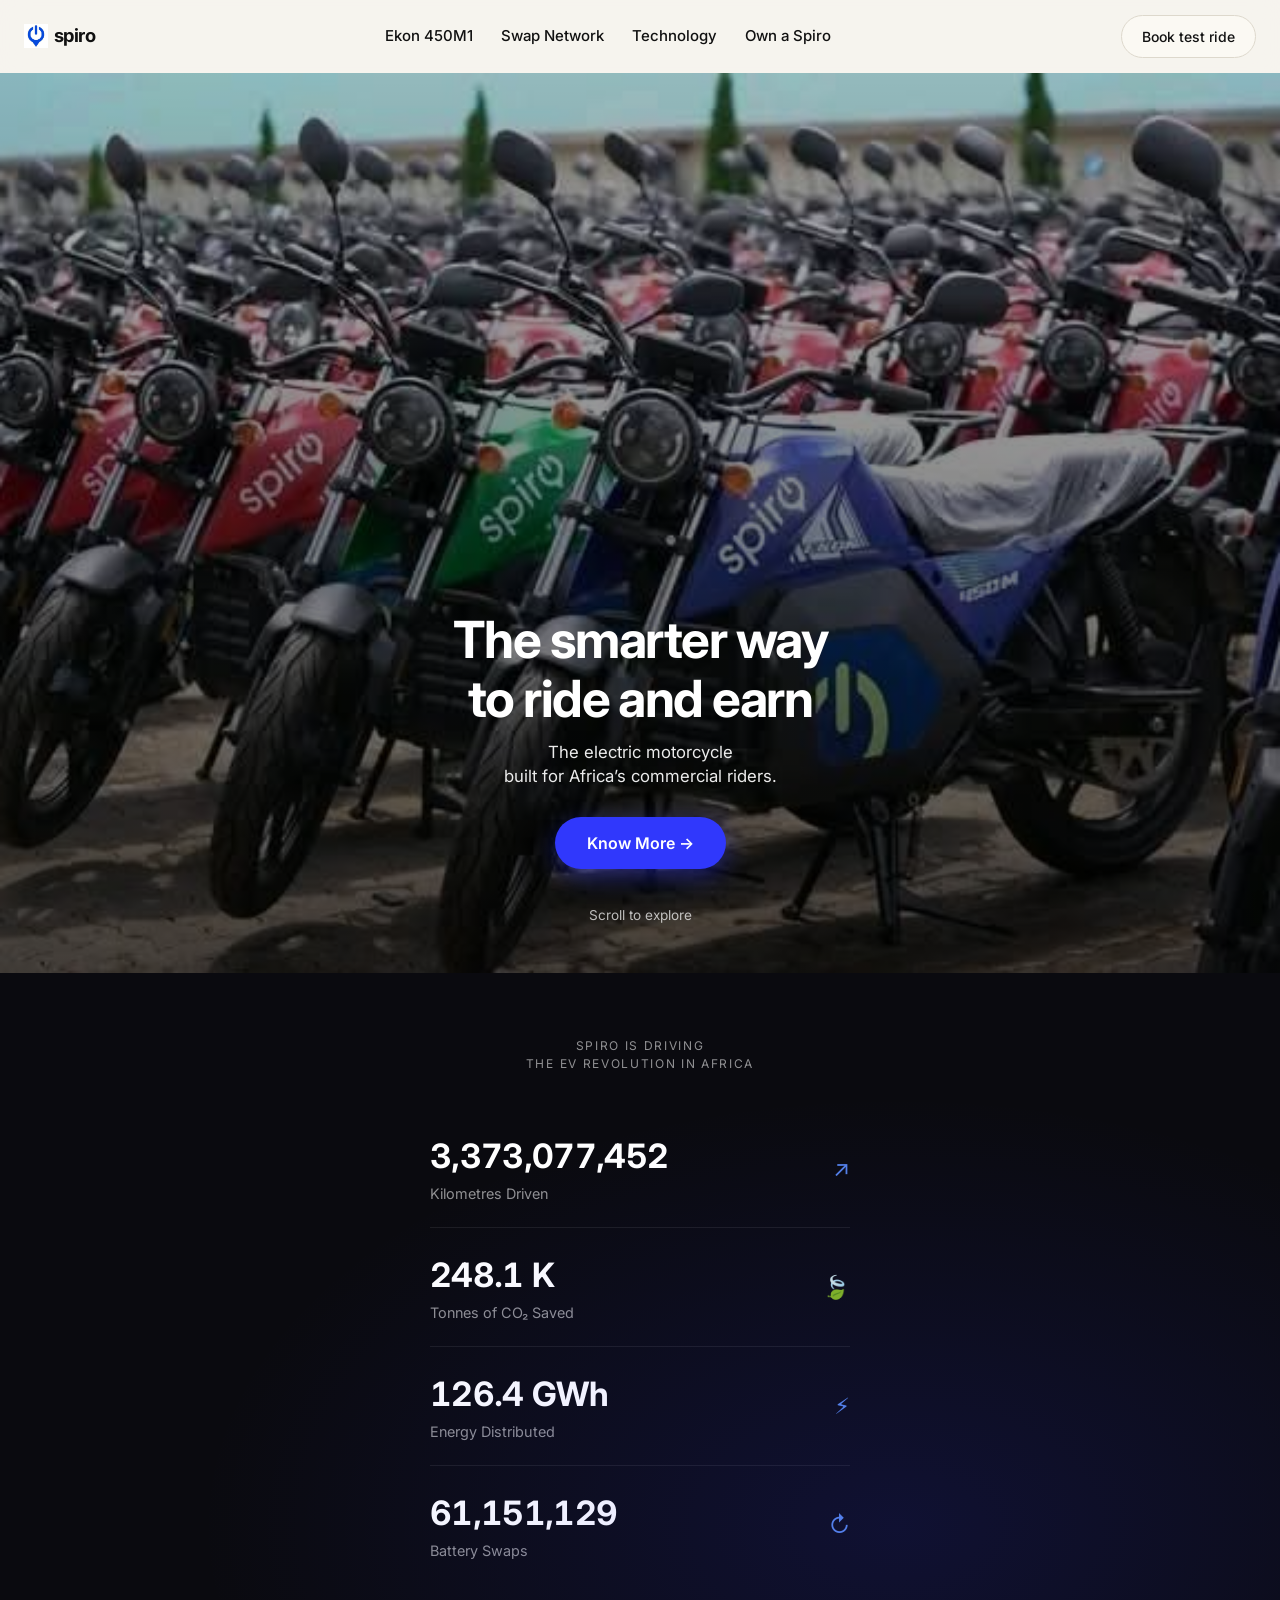
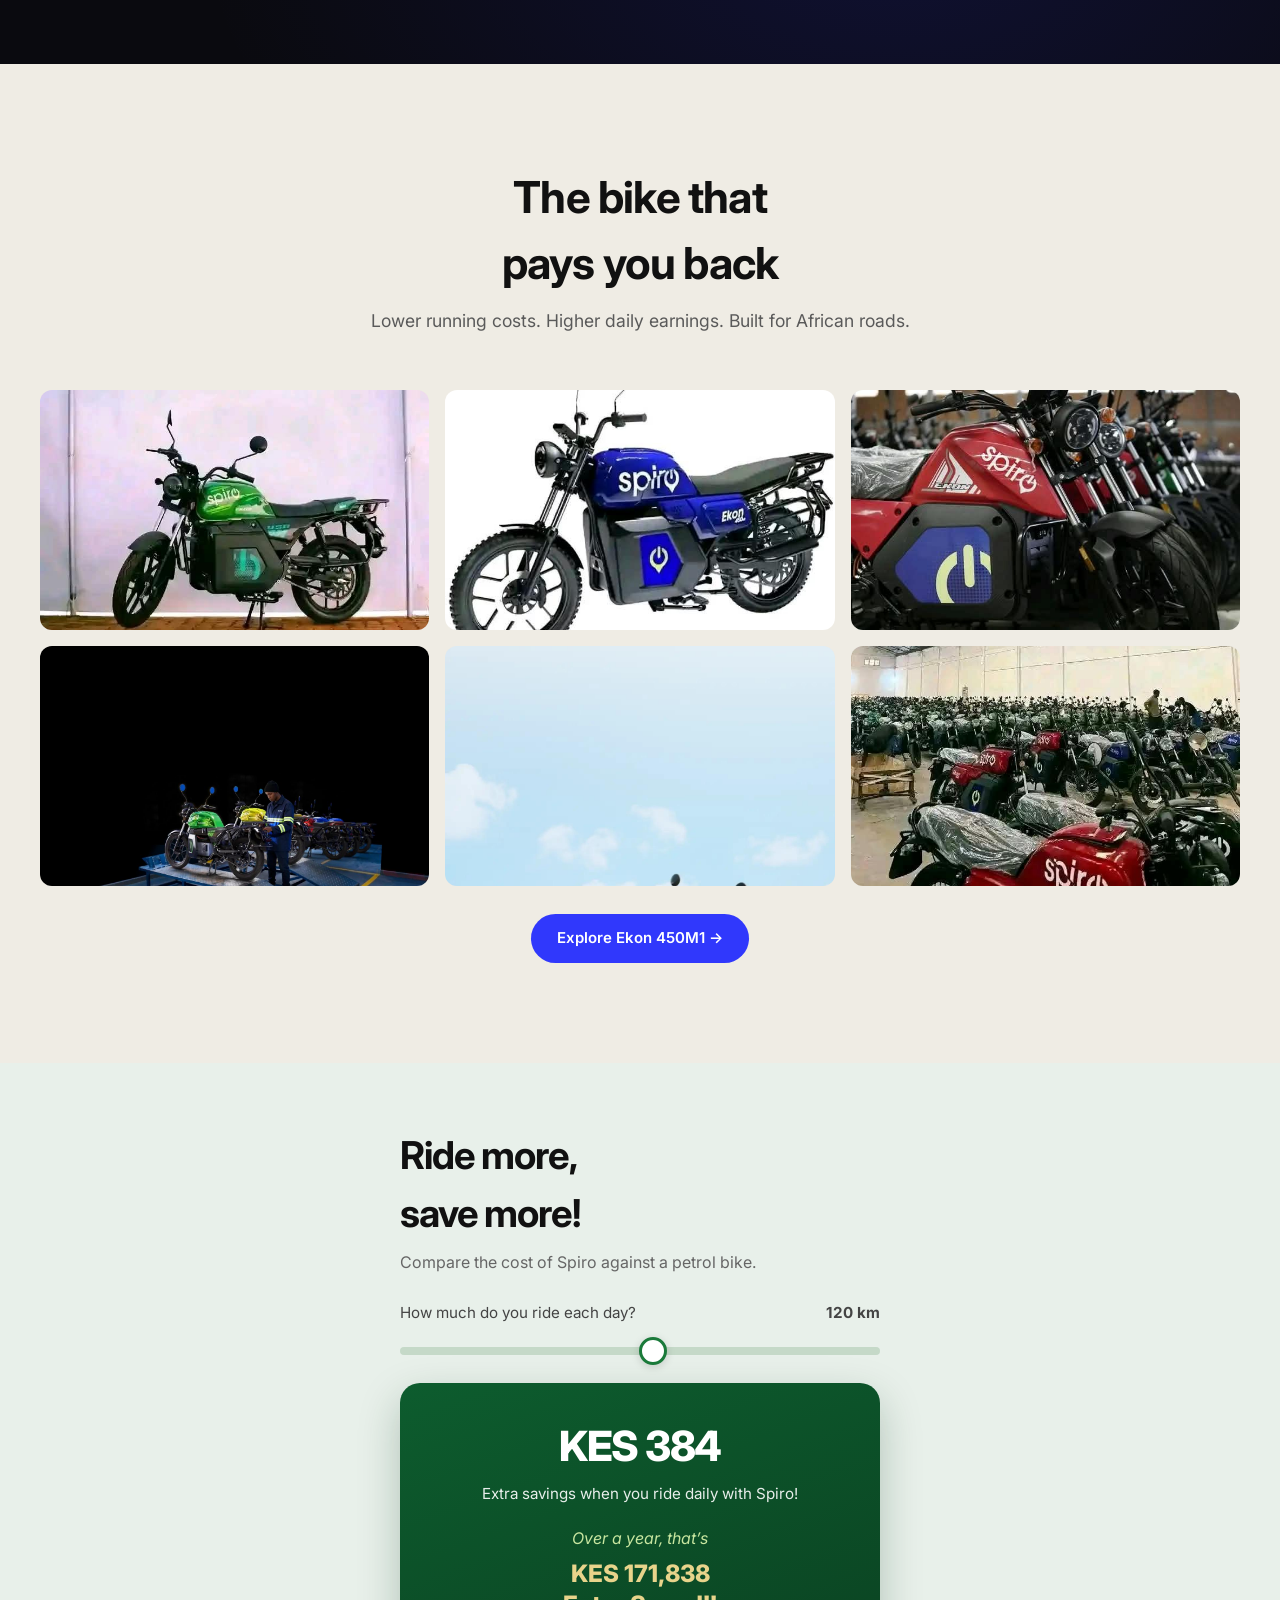
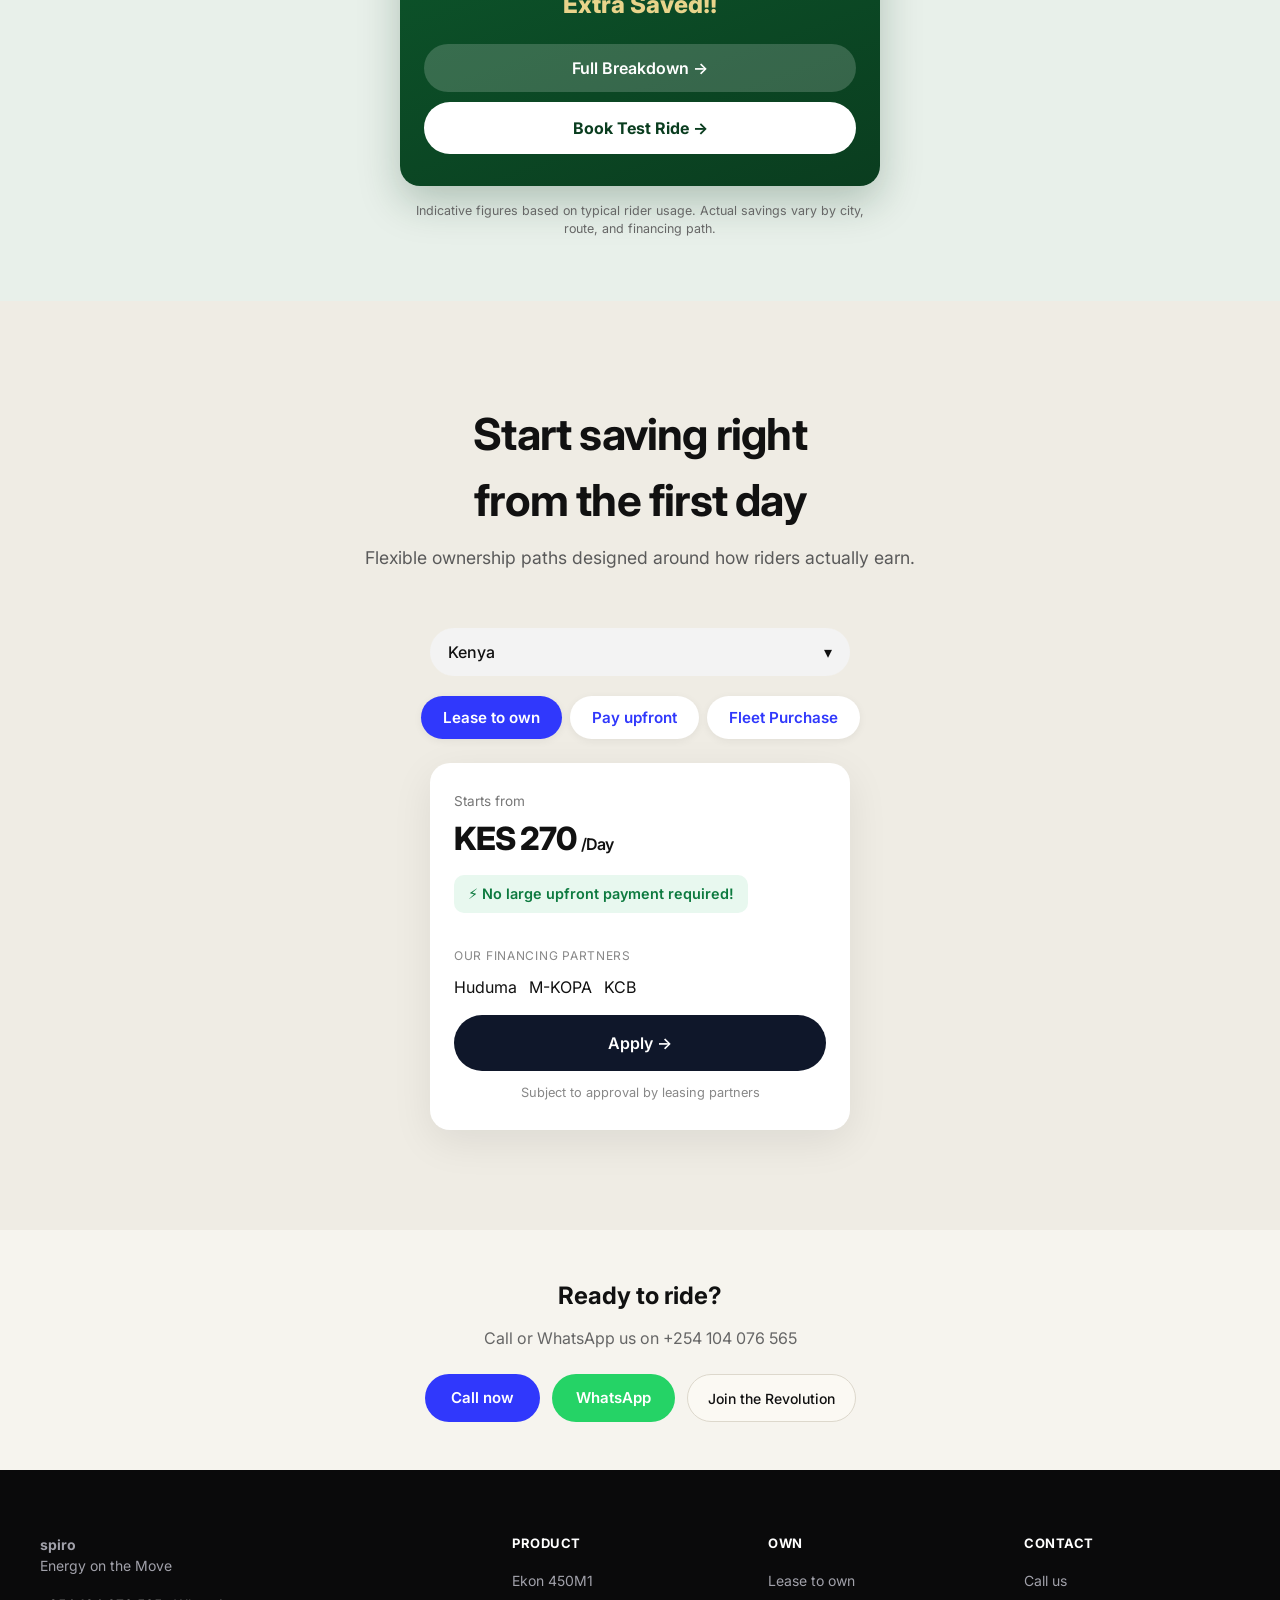
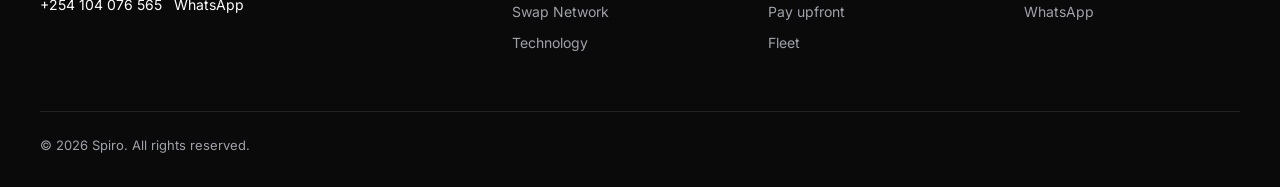
<file: index.html>
<!DOCTYPE html>
<html lang="en">
<head>
  <meta charset="UTF-8" />
  <meta name="viewport" content="width=device-width, initial-scale=1.0" />
  <title>Spiro – The smarter way to ride and earn</title>
  <link rel="preconnect" href="https://fonts.googleapis.com" />
  <link rel="preconnect" href="https://fonts.gstatic.com" crossorigin />
  <link href="https://fonts.googleapis.com/css2?family=Inter:wght@400;500;600;700;800&display=swap" rel="stylesheet" />
  <link rel="stylesheet" href="css/styles.css" />
</head>
<body>

  <!-- Floating pill nav -->
  <div class="float-nav">
    <a href="index.html" class="logo-text">
      <img src="images/logo.jpg" alt="" onerror="this.style.display='none'" />
      spiro
    </a>
    <button class="menu-btn" id="menuToggleFloat" aria-label="Menu">
      <div><span></span><span></span><span></span></div>
    </button>
  </div>

  <!-- Desktop header -->
  <header class="site-header" id="header">
    <div class="nav-inner">
      <a href="index.html" class="logo"><img src="images/logo.jpg" alt="Spiro" onerror="this.style.display='none'" /> spiro</a>
      <nav class="nav-links">
        <a href="ekon.html">Ekon 450M1</a>
        <a href="energy.html">Swap Network</a>
        <a href="technology.html">Technology</a>
        <a href="#ownership">Own a Spiro</a>
      </nav>
      <a href="#lead" class="btn-outline" id="openLeadBtn">Book test ride</a>
      <button class="mobile-toggle" id="menuToggle" aria-label="Menu"><span></span><span></span><span></span></button>
    </div>
  </header>

  <div class="mobile-menu" id="mobileMenu">
    <a href="index.html">Home</a>
    <a href="ekon.html">Ekon 450M1</a>
    <a href="energy.html">Swap Network</a>
    <a href="technology.html">Technology</a>
    <a href="#ownership">Own a Spiro</a>
    <a href="tel:+254104076565">Call +254 104 076 565</a>
    <a href="https://wa.me/254104076565" target="_blank" rel="noopener">WhatsApp us</a>
    <a href="#lead" class="btn-primary" id="openLeadMobile">Book test ride</a>
  </div>

  <!-- Hero -->
  <section class="hero-spiro" style="background-image:url('images/fleet-outdoor-colors.jpg'),url('images/ekon-yellow-sky.webp');">
    <h1>The smarter way<br>to ride and earn</h1>
    <p class="sub">The electric motorcycle<br>built for Africa’s commercial riders.</p>
    <a href="ekon.html" class="btn-know">Know More →</a>
    <div class="hero-scroll">Scroll to explore</div>
  </section>

  <!-- LIVE IMPACT STATS – ticks every second like spironet.com -->
  <section class="section impact-dark" id="impact">
    <div class="section-inner">
      <p class="impact-label">SPIRO IS DRIVING<br>THE EV REVOLUTION IN AFRICA</p>
      <div class="impact-list">
        <div class="impact-row">
          <div>
            <div class="impact-num" id="statKm">3,373,077,371</div>
            <div class="impact-desc">Kilometres Driven</div>
          </div>
          <div class="impact-icon">↗</div>
        </div>
        <div class="impact-row">
          <div>
            <div class="impact-num" id="statCo2">248.1 K</div>
            <div class="impact-desc">Tonnes of CO₂ Saved</div>
          </div>
          <div class="impact-icon">🍃</div>
        </div>
        <div class="impact-row">
          <div>
            <div class="impact-num" id="statEnergy">126.4 GWh</div>
            <div class="impact-desc">Energy Distributed</div>
          </div>
          <div class="impact-icon">⚡</div>
        </div>
        <div class="impact-row">
          <div>
            <div class="impact-num" id="statSwaps">61,151,127</div>
            <div class="impact-desc">Battery Swaps</div>
          </div>
          <div class="impact-icon">↻</div>
        </div>
      </div>
    </div>
  </section>

  <!-- The bike that pays you back + gallery -->
  <section class="section bg-soft">
    <div class="section-inner">
      <div class="section-header">
        <h2>The bike that<br>pays you back</h2>
        <p>Lower running costs. Higher daily earnings. Built for African roads.</p>
      </div>
      <div class="photo-grid three">
        <img src="images/ekon-green-side.jpg" alt="Ekon Green" onerror="this.src='images/ekon-yellow-sky.webp'" />
        <img src="images/ekon-blue-hero.jpg" alt="Ekon Blue" />
        <img src="images/ekon-red-fleet.jpg" alt="Ekon Red" />
        <img src="images/service-ramp-bikes.webp" alt="Service" />
        <img src="images/ekon-yellow-sky.webp" alt="Ekon Yellow" />
        <img src="images/warehouse-fleet.jpg" alt="Fleet" />
      </div>
      <div style="text-align:center;margin-top:28px;">
        <a href="ekon.html" class="btn-primary">Explore Ekon 450M1 →</a>
      </div>
    </div>
  </section>

  <!-- Savings calculator -->
  <section class="section savings-sec" id="savings">
    <div class="section-inner" style="max-width:480px;margin:0 auto;">
      <h2 style="font-size:clamp(1.8rem,5vw,2.4rem);letter-spacing:-0.03em;margin-bottom:8px;">Ride more,<br>save more!</h2>
      <p style="color:#666;margin-bottom:28px;">Compare the cost of Spiro against a petrol bike.</p>

      <div class="slider-row">
        <span>How much do you ride each day?</span>
        <strong><span id="kmValue">120</span> km</strong>
      </div>
      <input type="range" id="kmSlider" min="30" max="200" value="120" class="km-slider" />

      <div class="savings-card">
        <div class="daily-save" id="dailySave">KES 384</div>
        <div class="daily-label">Extra savings when you ride daily with Spiro!</div>
        <div class="year-line">Over a year, that’s</div>
        <div class="year-save" id="yearSave">KES 171,838<br>Extra Saved!!</div>
        <button type="button" class="btn-breakdown" id="btnBreakdown">Full Breakdown →</button>
        <a href="#ownership" class="btn-book-ride">Book Test Ride →</a>
      </div>
      <p class="savings-note">Indicative figures based on typical rider usage. Actual savings vary by city, route, and financing path.</p>
    </div>
  </section>

  <!-- Ownership tabs -->
  <section class="section bg-soft" id="ownership">
    <div class="section-inner">
      <div class="section-header">
        <h2>Start saving right<br>from the first day</h2>
        <p>Flexible ownership paths designed around how riders actually earn.</p>
      </div>

      <div class="country-pill">
        <span>Kenya</span>
        <span>▾</span>
      </div>

      <div class="own-tabs" role="tablist">
        <button class="own-tab active" data-tab="lease">Lease to own</button>
        <button class="own-tab" data-tab="upfront">Pay upfront</button>
        <button class="own-tab" data-tab="fleet">Fleet Purchase</button>
      </div>

      <div class="own-panel active" id="panel-lease">
        <div class="label">Starts from</div>
        <div class="price">KES 270 <small>/Day</small></div>
        <div class="own-badge">⚡ No large upfront payment required!</div>
        <div class="own-partners">
          <div class="title">Our financing partners</div>
          <div class="row"><span>Huduma</span><span>M-KOPA</span><span>KCB</span></div>
        </div>
        <a href="https://wa.me/254104076565?text=I%20want%20to%20apply%20for%20Lease%20to%20own" class="own-btn" target="_blank" rel="noopener">Apply →</a>
        <p class="own-note">Subject to approval by leasing partners</p>
      </div>

      <div class="own-panel" id="panel-upfront">
        <div class="label">Starts from</div>
        <div class="price">KES 130,000</div>
        <p style="color:#555;margin-bottom:16px;">Own your bike from day one. No rentals, no interest, just pure earnings.</p>
        <div class="own-partners">
          <div class="title">Where to buy</div>
          <ul class="buy-list">
            <li><span class="icon">⏻</span> Spiro Showrooms</li>
            <li><span class="icon">🏛</span> Authorized Dealers</li>
          </ul>
        </div>
        <a href="tel:+254104076565" class="own-btn">Find Showroom →</a>
        <p class="own-note">Ex-showroom price. Taxes and other charges may vary by market.</p>
      </div>

      <div class="own-panel" id="panel-fleet">
        <p style="font-size:1.05rem;font-weight:600;margin-bottom:14px;">Buy multiple bikes with tailored pricing, dedicated support &amp; single point of contact.</p>
        <ul class="check-list">
          <li>Volume pricing from 5 bikes</li>
          <li>Dedicated fleet account manager</li>
          <li>Flexible delivery &amp; payment terms</li>
          <li>Fleet management tools included</li>
        </ul>
        <a href="https://wa.me/254104076565?text=Fleet%20purchase%20enquiry" class="own-btn" target="_blank" rel="noopener">Contact Sales →</a>
      </div>
    </div>
  </section>

  <!-- Contact strip -->
  <section class="section" style="padding:48px 24px;text-align:center;">
    <div class="section-inner">
      <h2 style="margin-bottom:12px;">Ready to ride?</h2>
      <p style="color:#666;margin-bottom:24px;">Call or WhatsApp us on +254 104 076 565</p>
      <div style="display:flex;gap:12px;justify-content:center;flex-wrap:wrap;">
        <a href="tel:+254104076565" class="btn-primary">Call now</a>
        <a href="https://wa.me/254104076565" class="btn-whatsapp" target="_blank" rel="noopener">WhatsApp</a>
        <button type="button" class="btn-outline" id="openLeadBtn2">Join the Revolution</button>
      </div>
    </div>
  </section>

  <footer class="site-footer">
    <div class="footer-inner">
      <div class="footer-brand">
        <strong>spiro</strong>
        <p>Energy on the Move</p>
        <div class="footer-contact">
          <a href="tel:+254104076565">+254 104 076 565</a>
          <a href="https://wa.me/254104076565" target="_blank" rel="noopener">WhatsApp</a>
        </div>
      </div>
      <div class="footer-col">
        <h4>Product</h4>
        <a href="ekon.html">Ekon 450M1</a>
        <a href="energy.html">Swap Network</a>
        <a href="technology.html">Technology</a>
      </div>
      <div class="footer-col">
        <h4>Own</h4>
        <a href="#ownership">Lease to own</a>
        <a href="#ownership">Pay upfront</a>
        <a href="#ownership">Fleet</a>
      </div>
      <div class="footer-col">
        <h4>Contact</h4>
        <a href="tel:+254104076565">Call us</a>
        <a href="https://wa.me/254104076565" target="_blank" rel="noopener">WhatsApp</a>
      </div>
    </div>
    <div class="footer-bottom">
      <span>© 2026 Spiro. All rights reserved.</span>
    </div>
  </footer>

  <!-- Savings breakdown modal -->
  <div class="modal-overlay" id="breakdownModal">
    <div class="modal-sheet">
      <div class="modal-head">
        <h3>Savings breakdown</h3>
        <button type="button" class="modal-close" id="closeBreakdown">×</button>
      </div>
      <p class="modal-sub">Extra savings when you ride daily with Spiro!</p>
      <div class="breakdown-table">
        <div class="bt-row bt-head"><span></span><span>PETROL</span><span>SPIRO</span><span>SAVE</span></div>
        <div class="bt-row"><span class="bt-label">Daily rental</span><span>KES 450</span><span>KES 270</span><span class="save">KES 180</span></div>
        <div class="bt-row"><span class="bt-label">Fuel / swap</span><span>KES 571</span><span>KES 366</span><span class="save">KES 204</span></div>
        <div class="bt-row highlight"><span class="bt-label">Total daily</span><span>KES 1,021</span><span>KES 636</span><span class="save">KES 384</span></div>
        <div class="bt-row"><span class="bt-label">Monthly riding</span><span>KES 31,045</span><span>KES 19,354</span><span class="save">KES 11,691</span></div>
        <div class="bt-row"><span class="bt-label">Monthly maint.</span><span>KES 6,631</span><span>KES 4,002</span><span class="save">KES 2,629</span></div>
        <div class="bt-row highlight"><span class="bt-label">Total monthly</span><span>KES 37,677</span><span>KES 23,357</span><span class="save">KES 14,320</span></div>
      </div>
      <h4 style="margin:20px 0 12px;">What you save</h4>
      <div class="save-pills">
        <div class="save-pill"><strong>+KES 384</strong><span>DAILY</span></div>
        <div class="save-pill"><strong>+KES 14,320</strong><span>MONTHLY</span></div>
        <div class="save-pill"><strong>+KES 171,838</strong><span>ANNUAL</span></div>
      </div>
      <p class="modal-foot">Petrol KES 214/L · 45 km/L · Swap ~KES 291 for 95 km · 365 days/year.</p>
    </div>
  </div>

  <!-- Lead form modal -->
  <div class="modal-overlay" id="leadModal">
    <div class="modal-sheet">
      <div class="modal-head">
        <h3>Join the Spiro Revolution!</h3>
        <button type="button" class="modal-close" id="closeLead">×</button>
      </div>
      <div id="leadFormWrap">
        <p class="modal-sub">Our team will reach out to you shortly.</p>
        <form id="leadForm" class="lead-form">
          <label>Name<input type="text" name="name" placeholder="James Mwangi" required /></label>
          <label>Country
            <select name="country">
              <option>Kenya</option><option>Uganda</option><option>Rwanda</option>
              <option>Nigeria</option><option>Cameroon</option><option>Benin</option><option>Togo</option>
            </select>
          </label>
          <label>City<input type="text" name="city" placeholder="Nairobi" /></label>
          <label>Phone
            <div class="phone-row">
              <span class="phone-cc">🇰🇪 +254</span>
              <input type="tel" name="phone" placeholder="7XX XXX XXX" required />
            </div>
          </label>
          <button type="submit" class="own-btn">Submit</button>
        </form>
      </div>
      <div id="leadThanks" class="lead-thanks" hidden>
        <div class="thanks-icon">✓</div>
        <h3>Thanks, we’ve got your details</h3>
        <p>Our team will get in touch with you soon.</p>
        <button type="button" class="own-btn" id="gotIt">Got it</button>
      </div>
    </div>
  </div>

  <script src="js/main.js"></script>
</body>
</html>
</file>
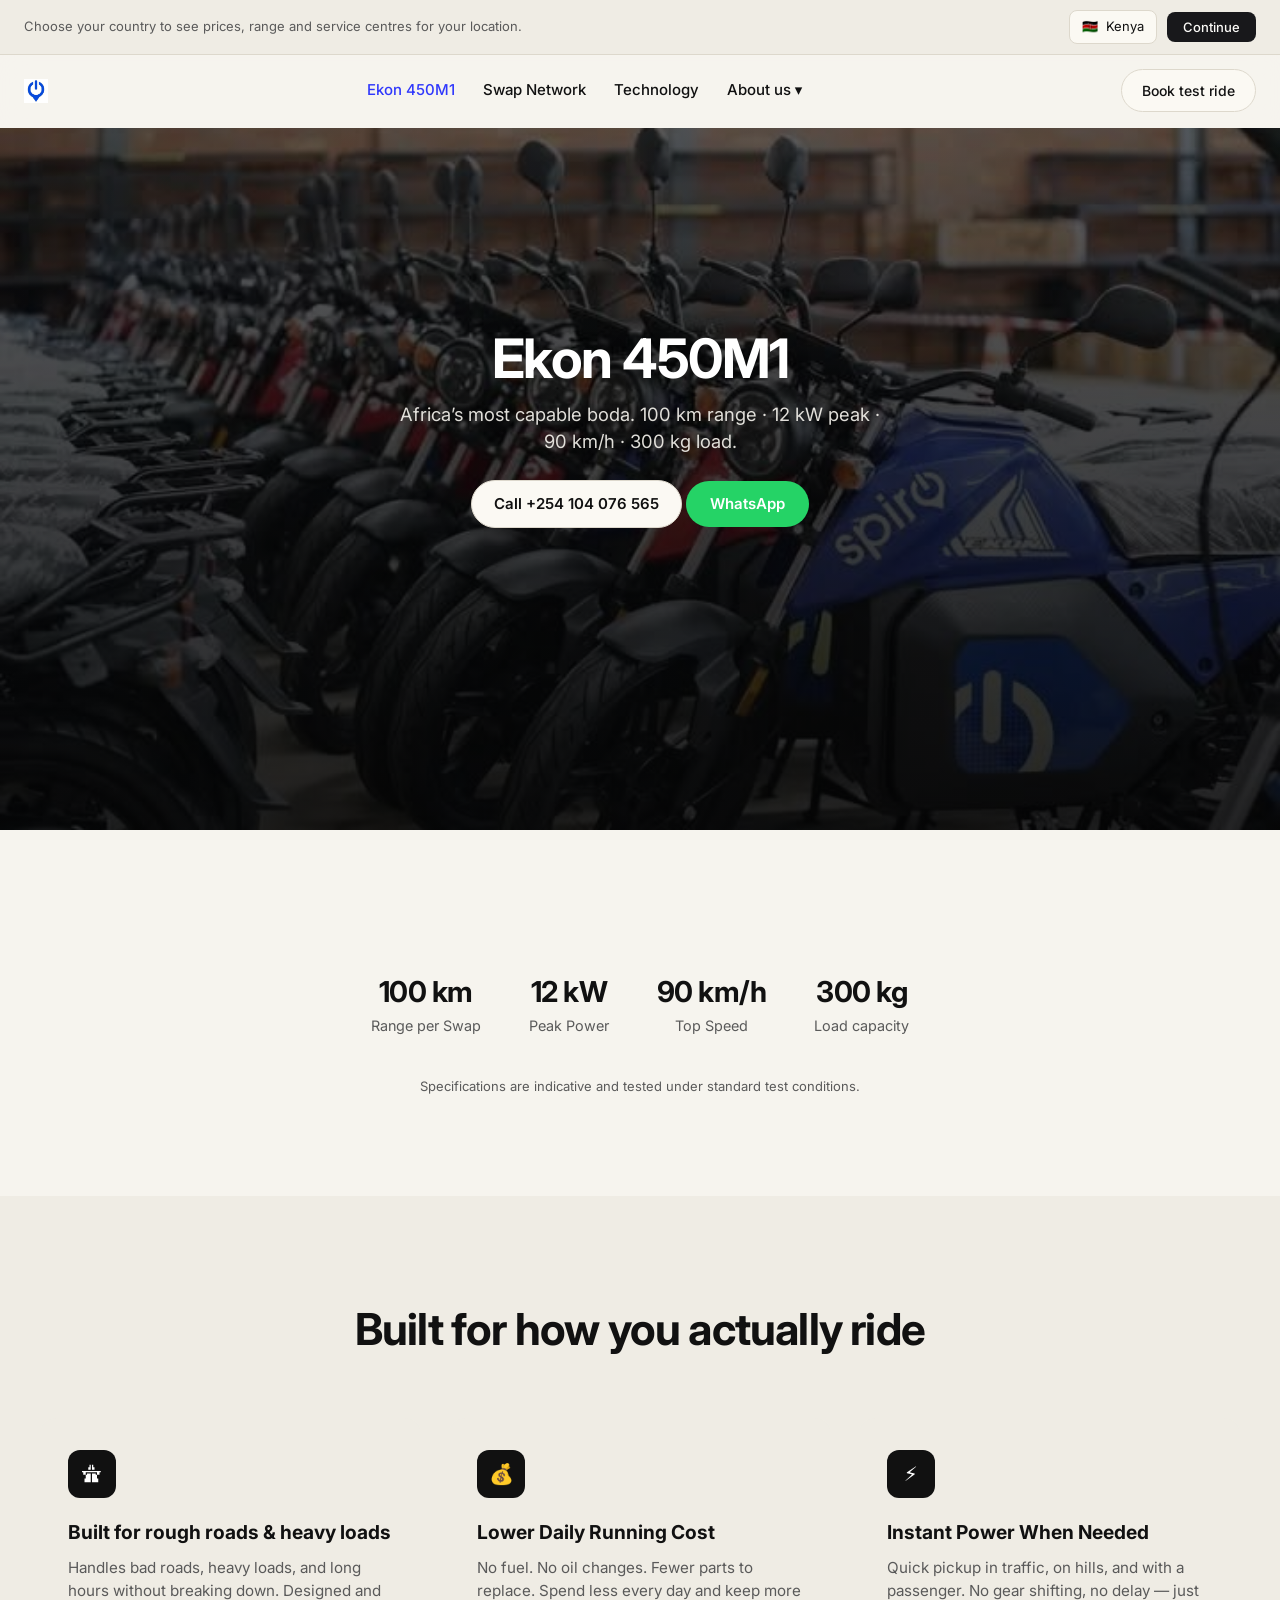
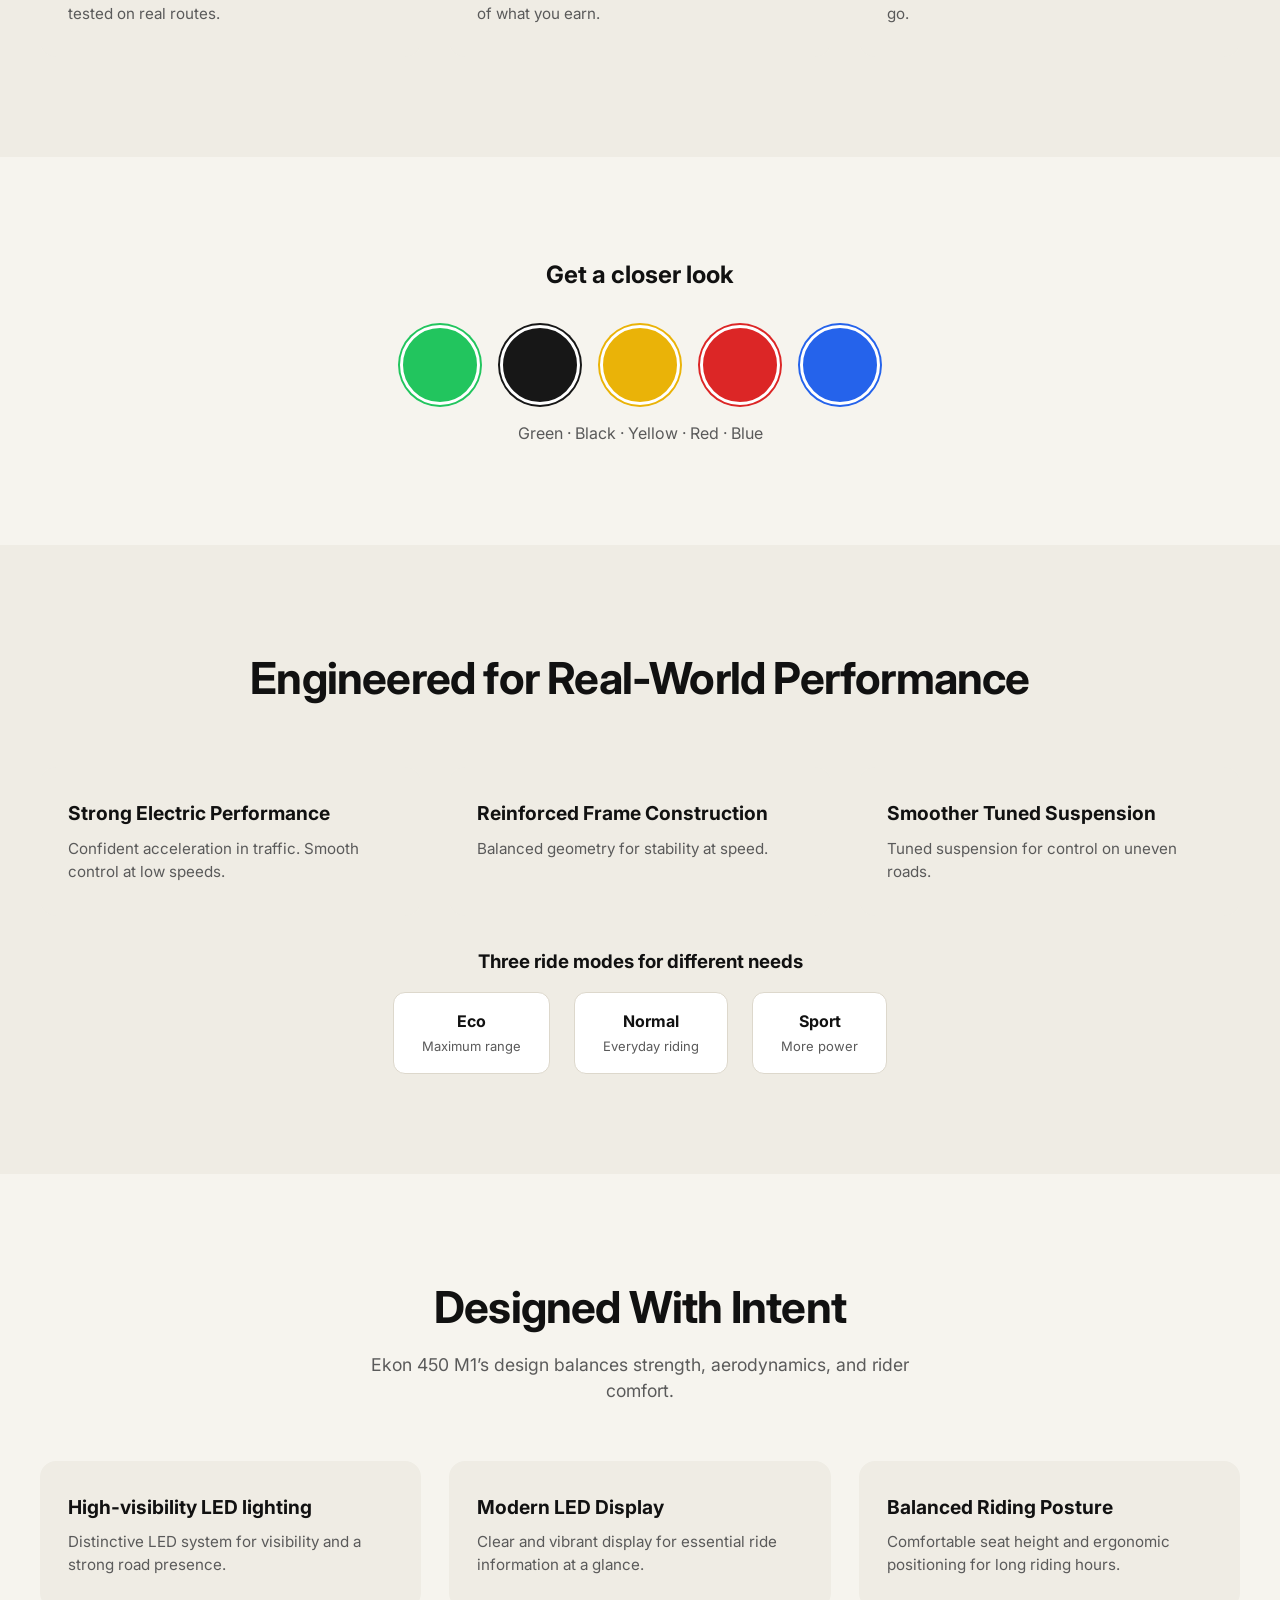
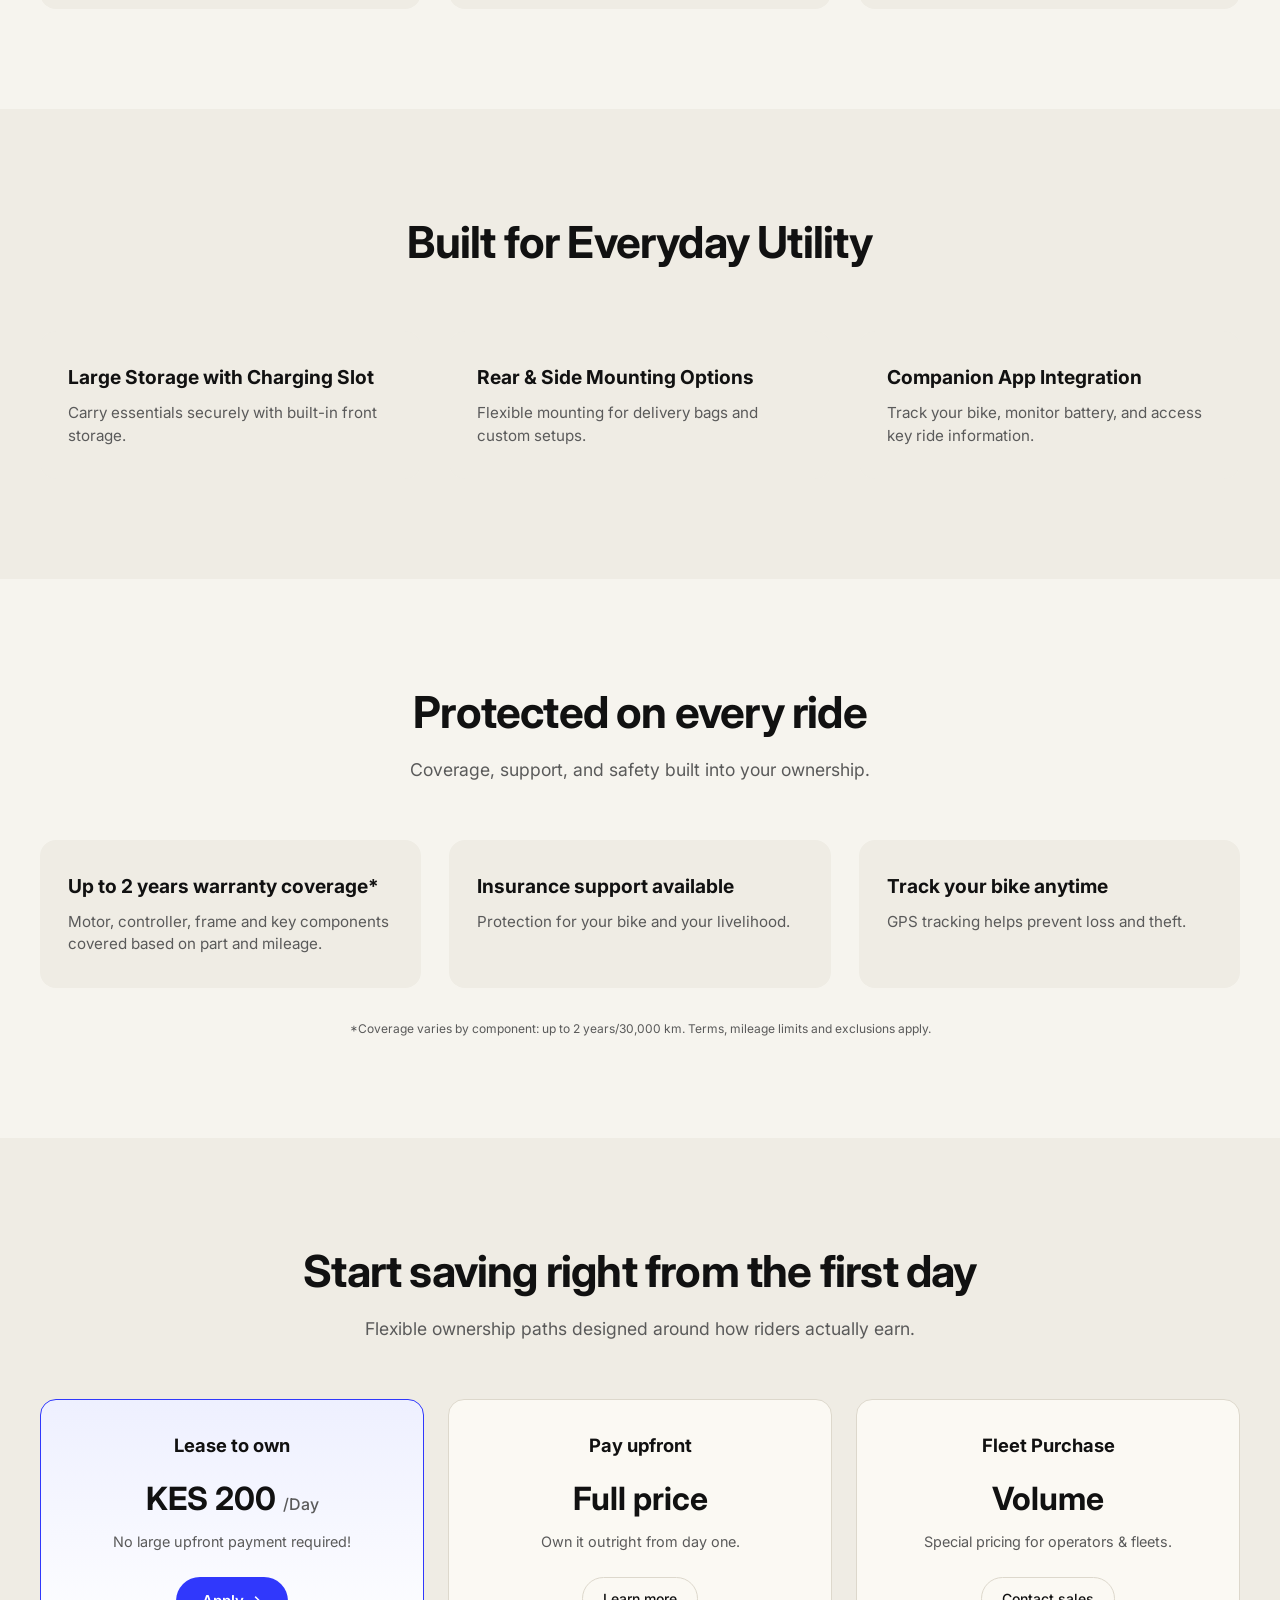
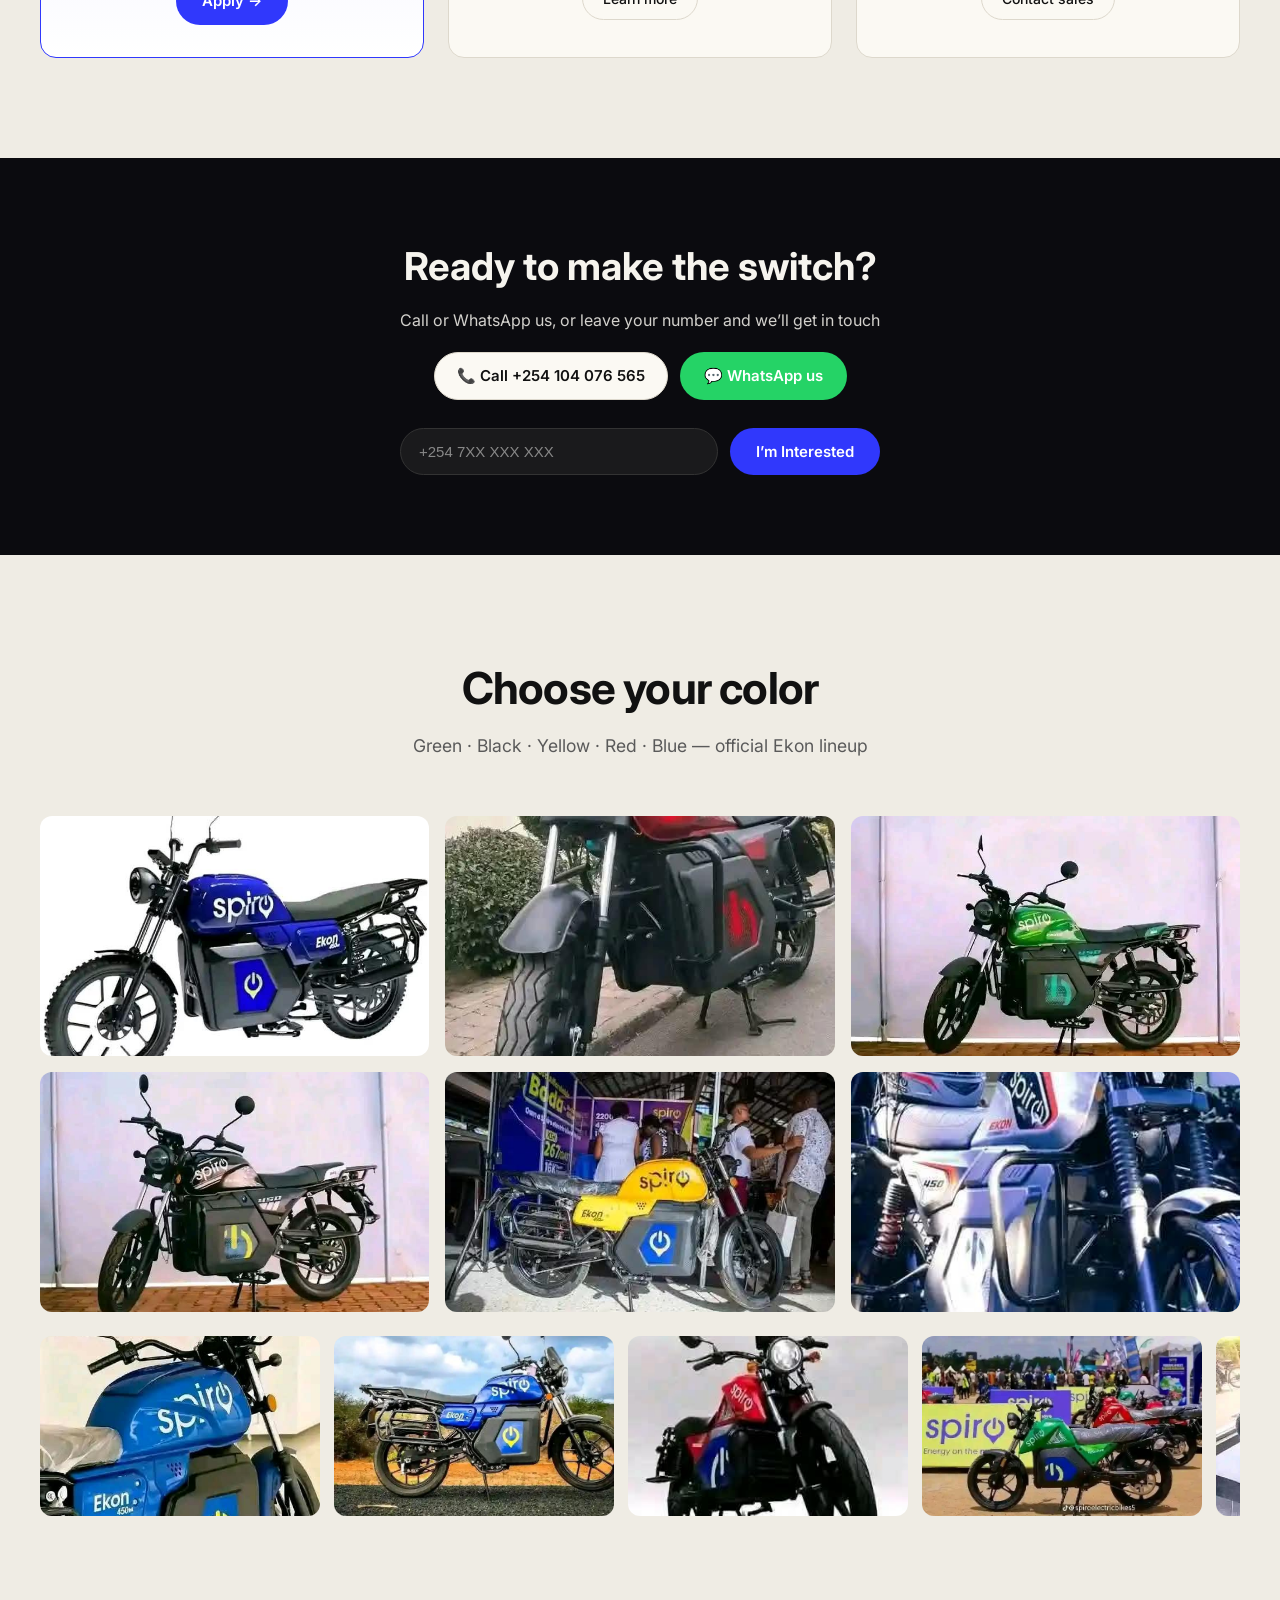
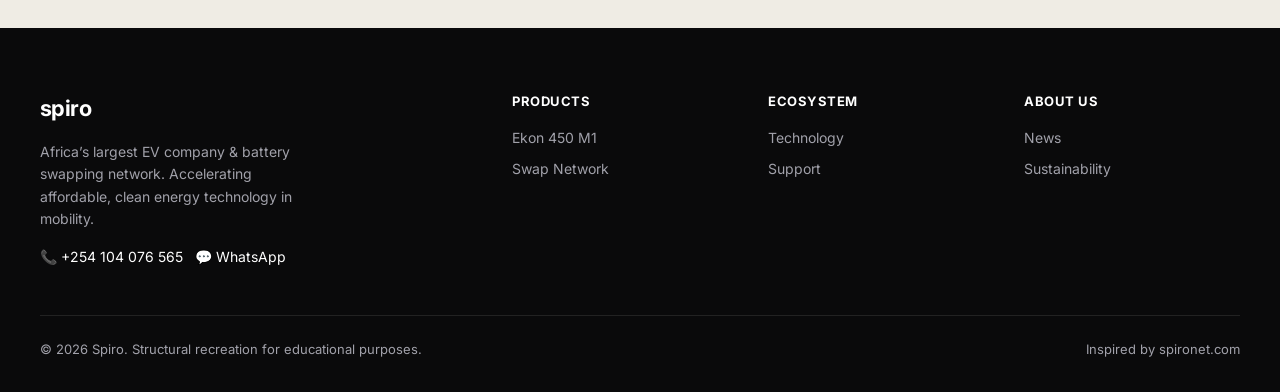
<file: ekon.html>
<!DOCTYPE html>
<html lang="en">
<head>
  <meta charset="UTF-8" />
  <meta name="viewport" content="width=device-width, initial-scale=1.0" />
  <title>Ekon 450M1 – Spiro | Africa’s most capable Boda</title>
  <link rel="preconnect" href="https://fonts.googleapis.com" />
  <link rel="preconnect" href="https://fonts.gstatic.com" crossorigin />
  <link href="https://fonts.googleapis.com/css2?family=Inter:wght@400;500;600;700;800&display=swap" rel="stylesheet" />
  <link rel="stylesheet" href="css/styles.css" />
</head>
<body>

  <div class="country-banner">
    <div class="left">Choose your country to see prices, range and service centres for your location.</div>
    <div class="right">
      <div class="country-select"><span>🇰🇪</span> Kenya</div>
      <button class="btn-dark-sm">Continue</button>
    </div>
  </div>

  <header class="site-header" id="header">
    <div class="nav-inner">
      <a href="index.html" class="logo"><img src="images/logo.jpg" alt="Spiro" /></a>
      <nav class="nav-links">
        <a href="ekon.html" class="active">Ekon 450M1</a>
        <a href="energy.html">Swap Network</a>
        <a href="technology.html">Technology</a>
        <div class="nav-dropdown">
          <button>About us ▾</button>
          <div class="nav-dropdown-menu">
            <a href="index.html#leadership">Our Team</a>
            <a href="index.html#news">News</a>
            <a href="index.html#support">Support</a>
            <a href="index.html#esg">Sustainability</a>
          </div>
        </div>
      </nav>
      <a href="#book" class="btn-outline">Book test ride</a>
      <button class="mobile-toggle" id="menuToggle" aria-label="Menu"><span></span><span></span><span></span></button>
    </div>
  </header>

  <div class="mobile-menu" id="mobileMenu">
    <a href="index.html">Home</a>
    <a href="ekon.html">Ekon 450M1</a>
    <a href="energy.html">Swap Network</a>
    <a href="technology.html">Technology</a>
    <a href="index.html#support">Support</a>
    <a href="index.html#news">News</a>
    <a href="index.html#esg">Sustainability</a>
    <a href="tel:+254104076565">Call +254 104 076 565</a>
    <a href="https://wa.me/254104076565" target="_blank" rel="noopener">WhatsApp us</a>
    <a href="#book" class="btn-primary">Book test ride</a>
  </div>

  <!-- Product Hero -->
      <section class="hero" style="background-image:linear-gradient(rgba(11,11,15,0.55),rgba(11,11,15,0.7)),url('images/ekon-blue-fleet-line.jpg');background-size:cover;background-position:center;min-height:78vh;display:flex;align-items:center;color:#F6F4EE;">
    <div class="hero-content" style="max-width:1280px;margin:0 auto;padding:40px 24px;width:100%;">
      <h1 style="font-size:clamp(2.2rem,5vw,3.4rem);margin-bottom:12px;color:#fff;">Ekon 450M1</h1>
      <p style="font-size:1.15rem;opacity:0.9;max-width:480px;margin-bottom:24px;">Africa’s most capable boda. 100 km range · 12 kW peak · 90 km/h · 300 kg load.</p>
      <div class="hero-ctas">
        <a href="tel:+254104076565" class="btn-primary btn-call">Call +254 104 076 565</a>
        <a href="https://wa.me/254104076565" class="btn-primary btn-whatsapp" target="_blank" rel="noopener">WhatsApp</a>
      </div>
    </div>
  </section>


  <!-- Specs -->
  <section class="section">
    <div class="section-inner">
      <div class="specs-strip">
        <div class="spec"><strong>100 km</strong><span>Range per Swap</span></div>
        <div class="spec"><strong>12 kW</strong><span>Peak Power</span></div>
        <div class="spec"><strong>90 km/h</strong><span>Top Speed</span></div>
        <div class="spec"><strong>300 kg</strong><span>Load capacity</span></div>
      </div>
      <p class="text-center" style="font-size:13px;color:var(--text-muted)">Specifications are indicative and tested under standard test conditions.</p>
    </div>
  </section>

  <!-- Built for how you ride -->
  <section class="section bg-soft">
    <div class="section-inner">
      <div class="section-header">
        <h2>Built for how you actually ride</h2>
      </div>
      <div class="feature-grid">
        <div class="feature-card">
          <div class="icon">🛣</div>
          <h3>Built for rough roads & heavy loads</h3>
          <p>Handles bad roads, heavy loads, and long hours without breaking down. Designed and tested on real routes.</p>
        </div>
        <div class="feature-card">
          <div class="icon">💰</div>
          <h3>Lower Daily Running Cost</h3>
          <p>No fuel. No oil changes. Fewer parts to replace. Spend less every day and keep more of what you earn.</p>
        </div>
        <div class="feature-card">
          <div class="icon">⚡</div>
          <h3>Instant Power When Needed</h3>
          <p>Quick pickup in traffic, on hills, and with a passenger. No gear shifting, no delay — just go.</p>
        </div>
      </div>
    </div>
  </section>

  <!-- Colors -->
  <section class="section">
    <div class="section-inner text-center">
      <h2 style="margin-bottom:32px">Get a closer look</h2>
      <div style="display:flex;justify-content:center;gap:20px;flex-wrap:wrap">
        <div style="width:80px;height:80px;border-radius:50%;background:#22c55e;border:3px solid #fff;box-shadow:0 0 0 2px #22c55e"></div>
        <div style="width:80px;height:80px;border-radius:50%;background:#171717;border:3px solid #fff;box-shadow:0 0 0 2px #171717"></div>
        <div style="width:80px;height:80px;border-radius:50%;background:#eab308;border:3px solid #fff;box-shadow:0 0 0 2px #eab308"></div>
        <div style="width:80px;height:80px;border-radius:50%;background:#dc2626;border:3px solid #fff;box-shadow:0 0 0 2px #dc2626"></div>
        <div style="width:80px;height:80px;border-radius:50%;background:#2563eb;border:3px solid #fff;box-shadow:0 0 0 2px #2563eb"></div>
      </div>
      <p style="margin-top:16px;color:var(--text-muted)">Green · Black · Yellow · Red · Blue</p>
    </div>
  </section>

  <!-- Performance -->
  <section class="section bg-soft">
    <div class="section-inner">
      <div class="section-header">
        <h2>Engineered for Real-World Performance</h2>
      </div>
      <div class="feature-grid">
        <div class="feature-card">
          <h3>Strong Electric Performance</h3>
          <p>Confident acceleration in traffic. Smooth control at low speeds.</p>
        </div>
        <div class="feature-card">
          <h3>Reinforced Frame Construction</h3>
          <p>Balanced geometry for stability at speed.</p>
        </div>
        <div class="feature-card">
          <h3>Smoother Tuned Suspension</h3>
          <p>Tuned suspension for control on uneven roads.</p>
        </div>
      </div>
      <div class="text-center mt-8">
        <h3 style="margin-bottom:16px">Three ride modes for different needs</h3>
        <div style="display:flex;justify-content:center;gap:24px;flex-wrap:wrap">
          <div style="padding:16px 28px;background:#fff;border-radius:12px;border:1px solid var(--border)"><strong>Eco</strong><br><span style="font-size:13px;color:var(--text-muted)">Maximum range</span></div>
          <div style="padding:16px 28px;background:#fff;border-radius:12px;border:1px solid var(--border)"><strong>Normal</strong><br><span style="font-size:13px;color:var(--text-muted)">Everyday riding</span></div>
          <div style="padding:16px 28px;background:#fff;border-radius:12px;border:1px solid var(--border)"><strong>Sport</strong><br><span style="font-size:13px;color:var(--text-muted)">More power</span></div>
        </div>
      </div>
    </div>
  </section>

  <!-- Design details -->
  <section class="section">
    <div class="section-inner">
      <div class="section-header">
        <h2>Designed With Intent</h2>
        <p>Ekon 450 M1’s design balances strength, aerodynamics, and rider comfort.</p>
      </div>
      <div class="feature-grid">
        <div class="feature-card">
          <h3>High-visibility LED lighting</h3>
          <p>Distinctive LED system for visibility and a strong road presence.</p>
        </div>
        <div class="feature-card">
          <h3>Modern LED Display</h3>
          <p>Clear and vibrant display for essential ride information at a glance.</p>
        </div>
        <div class="feature-card">
          <h3>Balanced Riding Posture</h3>
          <p>Comfortable seat height and ergonomic positioning for long riding hours.</p>
        </div>
      </div>
    </div>
  </section>

  <!-- Utility -->
  <section class="section bg-soft">
    <div class="section-inner">
      <div class="section-header">
        <h2>Built for Everyday Utility</h2>
      </div>
      <div class="feature-grid">
        <div class="feature-card">
          <h3>Large Storage with Charging Slot</h3>
          <p>Carry essentials securely with built-in front storage.</p>
        </div>
        <div class="feature-card">
          <h3>Rear & Side Mounting Options</h3>
          <p>Flexible mounting for delivery bags and custom setups.</p>
        </div>
        <div class="feature-card">
          <h3>Companion App Integration</h3>
          <p>Track your bike, monitor battery, and access key ride information.</p>
        </div>
      </div>
    </div>
  </section>

  <!-- Protection -->
  <section class="section">
    <div class="section-inner">
      <div class="section-header">
        <h2>Protected on every ride</h2>
        <p>Coverage, support, and safety built into your ownership.</p>
      </div>
      <div class="feature-grid">
        <div class="feature-card">
          <h3>Up to 2 years warranty coverage*</h3>
          <p>Motor, controller, frame and key components covered based on part and mileage.</p>
        </div>
        <div class="feature-card">
          <h3>Insurance support available</h3>
          <p>Protection for your bike and your livelihood.</p>
        </div>
        <div class="feature-card">
          <h3>Track your bike anytime</h3>
          <p>GPS tracking helps prevent loss and theft.</p>
        </div>
      </div>
      <p class="text-center mt-8" style="font-size:12px;color:var(--text-muted)">*Coverage varies by component: up to 2 years/30,000 km. Terms, mileage limits and exclusions apply.</p>
    </div>
  </section>

  <!-- Ownership (same as home) -->
  <section class="section bg-soft">
    <div class="section-inner">
      <div class="section-header">
        <h2>Start saving right from the first day</h2>
        <p>Flexible ownership paths designed around how riders actually earn.</p>
      </div>
      <div class="ownership-grid">
        <div class="ownership-card highlight">
          <h3>Lease to own</h3>
          <div class="price">KES 200 <small>/Day</small></div>
          <p>No large upfront payment required!</p>
          <a href="#book" class="btn-primary">Apply →</a>
        </div>
        <div class="ownership-card">
          <h3>Pay upfront</h3>
          <div class="price">Full price</div>
          <p>Own it outright from day one.</p>
          <a href="#book" class="btn-outline">Learn more</a>
        </div>
        <div class="ownership-card">
          <h3>Fleet Purchase</h3>
          <div class="price">Volume</div>
          <p>Special pricing for operators & fleets.</p>
          <a href="#book" class="btn-outline">Contact sales</a>
        </div>
      </div>
    </div>
  </section>

  <section class="cta-band" id="book">
    <h2>Ready to make the switch?</h2>
    <p>Call or WhatsApp us, or leave your number and we’ll get in touch</p>
    <div class="contact-actions">
      <a href="tel:+254104076565" class="btn-call">📞 Call +254 104 076 565</a>
      <a href="https://wa.me/254104076565" class="btn-whatsapp" target="_blank" rel="noopener">💬 WhatsApp us</a>
    </div>
    <form class="cta-form" style="margin-top:28px" onsubmit="event.preventDefault(); alert('Thank you! We will contact you soon.');">
      <input type="tel" placeholder="+254 7XX XXX XXX" required />
      <button type="submit" class="btn-primary">I’m Interested</button>
    </form>
  </section>

  

  <section class="section bg-soft">
    <div class="section-inner">
      <div class="section-header">
        <h2>Choose your color</h2>
        <p>Green · Black · Yellow · Red · Blue — official Ekon lineup</p>
      </div>
      <div class="photo-grid three">
        <img src="images/ekon-blue-hero.jpg" alt="Blue" />
        <img src="images/ekon-red-parked.jpg" alt="Red" />
        <img src="images/ekon-green-side.jpg" alt="Green" />
        <img src="images/ekon-black-side-studio.jpg" alt="Black" />
        <img src="images/ekon-yellow-expo-booth.jpg" alt="Yellow" />
        <img src="images/ekon-silver-stage-helmet.jpg" alt="Silver" />
      </div>
      <div class="gallery-scroll">
        <img src="images/ekon-blue-reception.jpg" alt="Blue reception" />
        <img src="images/ekon-blue-road.jpg" alt="Blue road" />
        <img src="images/ekon-red-studio.jpg" alt="Red studio" />
        <img src="images/ekon-green-event.jpg" alt="Green event" />
        <img src="images/ekon-black-showroom.jpg" alt="Black showroom" />
        <img src="images/ekon-silver-row.jpg" alt="Silver row" />
        <img src="images/fleet-outdoor-colors.jpg" alt="Fleet" />
        <img src="images/rider-woman-happy.jpg" alt="Rider" />
        <img src="images/swap-batteries-booth.jpg" alt="Swap" />
        <img src="images/warehouse-team-batteries.jpg" alt="Team" />
      </div>
    </div>
  </section>

  <footer class="site-footer">
    <div class="footer-inner">
      <div class="footer-brand">
        <div class="logo">spiro <span></span></div>
        <p>Africa’s largest EV company & battery swapping network. Accelerating affordable, clean energy technology in mobility.</p>
        <div class="footer-contact">
          <a href="tel:+254104076565">📞 +254 104 076 565</a>
          <a href="https://wa.me/254104076565" target="_blank" rel="noopener">💬 WhatsApp</a>
        </div>
      </div>
      <div class="footer-col">
        <h4>Products</h4>
        <a href="ekon.html">Ekon 450 M1</a>
        <a href="energy.html">Swap Network</a>
      </div>
      <div class="footer-col">
        <h4>Ecosystem</h4>
        <a href="technology.html">Technology</a>
        <a href="index.html#support">Support</a>
      </div>
      <div class="footer-col">
        <h4>About us</h4>
        <a href="index.html#news">News</a>
        <a href="index.html#esg">Sustainability</a>
      </div>
    </div>
    <div class="footer-bottom">
      <span>© 2026 Spiro. Structural recreation for educational purposes.</span>
      <span>Inspired by spironet.com</span>
    </div>
  </footer>

  <script>
    window.addEventListener('scroll', () => {
      document.getElementById('header').classList.toggle('scrolled', window.scrollY > 20);
    });
  </script>
<script src="js/main.js"></script>
</body>
</html>
</file>
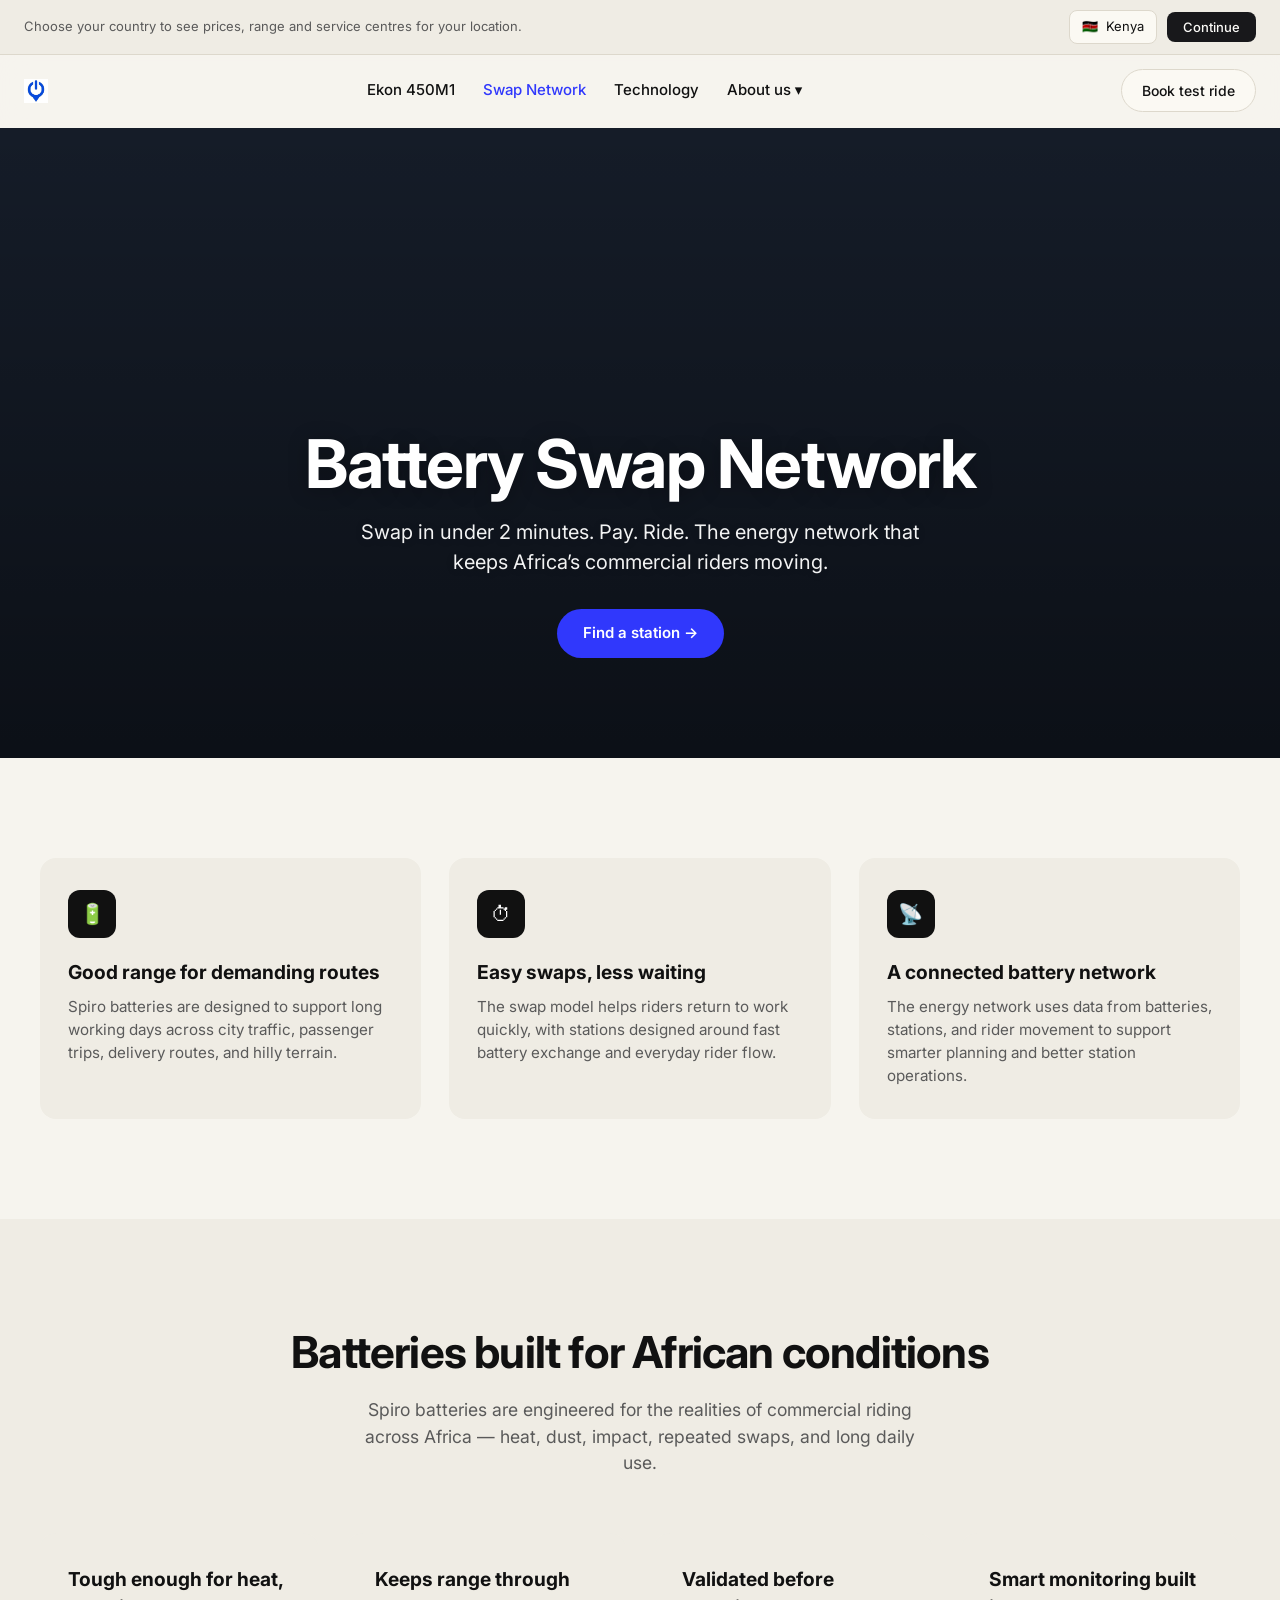
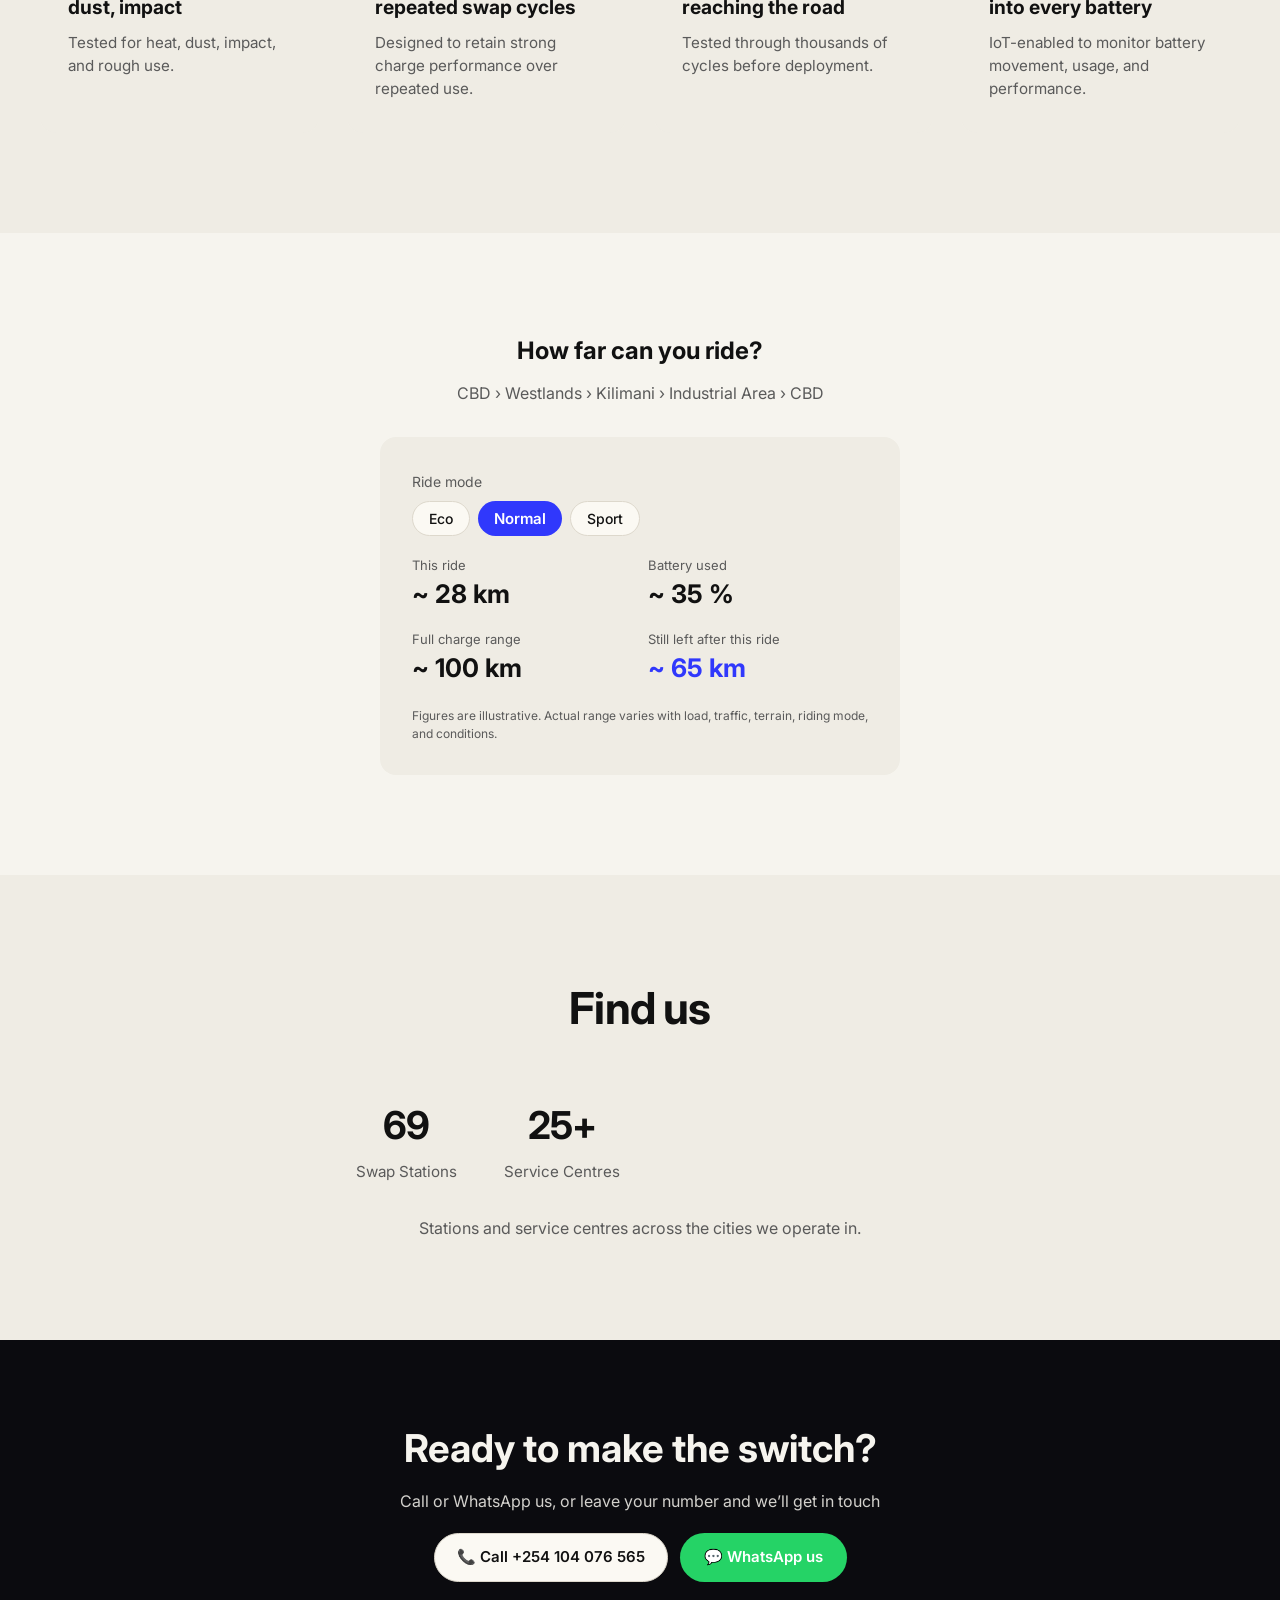
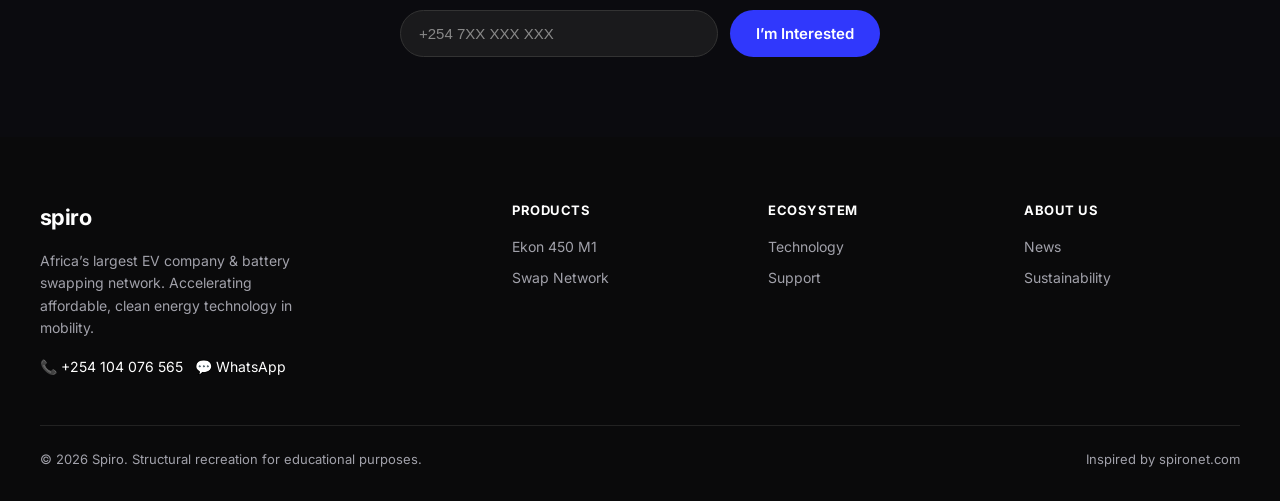
<file: energy.html>
<!DOCTYPE html>
<html lang="en">
<head>
  <meta charset="UTF-8" />
  <meta name="viewport" content="width=device-width, initial-scale=1.0" />
  <title>Battery Swap Network – Spiro</title>
  <link rel="preconnect" href="https://fonts.googleapis.com" />
  <link rel="preconnect" href="https://fonts.gstatic.com" crossorigin />
  <link href="https://fonts.googleapis.com/css2?family=Inter:wght@400;500;600;700;800&display=swap" rel="stylesheet" />
  <link rel="stylesheet" href="css/styles.css" />
</head>
<body>

  <div class="country-banner">
    <div class="left">Choose your country to see prices, range and service centres for your location.</div>
    <div class="right">
      <div class="country-select"><span>🇰🇪</span> Kenya</div>
      <button class="btn-dark-sm">Continue</button>
    </div>
  </div>

  <header class="site-header" id="header">
    <div class="nav-inner">
      <a href="index.html" class="logo"><img src="images/logo.jpg" alt="Spiro" /></a>
      <nav class="nav-links">
        <a href="ekon.html">Ekon 450M1</a>
        <a href="energy.html" class="active">Swap Network</a>
        <a href="technology.html">Technology</a>
        <div class="nav-dropdown">
          <button>About us ▾</button>
          <div class="nav-dropdown-menu">
            <a href="index.html#leadership">Our Team</a>
            <a href="index.html#news">News</a>
            <a href="index.html#support">Support</a>
            <a href="index.html#esg">Sustainability</a>
          </div>
        </div>
      </nav>
      <a href="#book" class="btn-outline">Book test ride</a>
      <button class="mobile-toggle" id="menuToggle" aria-label="Menu"><span></span><span></span><span></span></button>
    </div>
  </header>

  <div class="mobile-menu" id="mobileMenu">
    <a href="index.html">Home</a>
    <a href="ekon.html">Ekon 450M1</a>
    <a href="energy.html">Swap Network</a>
    <a href="technology.html">Technology</a>
    <a href="index.html#support">Support</a>
    <a href="index.html#news">News</a>
    <a href="index.html#esg">Sustainability</a>
    <a href="tel:+254104076565">Call +254 104 076 565</a>
    <a href="https://wa.me/254104076565" target="_blank" rel="noopener">WhatsApp us</a>
    <a href="#book" class="btn-primary">Book test ride</a>
  </div>

  <!-- Hero -->
  <section class="hero" style="min-height:70vh;background-image:url('https://images.unsplash.com/photo-1593941707882-a5bba14938c7?auto=format&fit=crop&w=1920&q=80'); background-size:cover; background-position:center;">
    <div class="hero-content">
      <h1>Battery Swap Network</h1>
      <p>Swap in under 2 minutes. Pay. Ride. The energy network that keeps Africa’s commercial riders moving.</p>
      <a href="#book" class="btn-primary">Find a station →</a>
    </div>
  </section>

  <!-- Benefits -->
  <section class="section">
    <div class="section-inner">
      <div class="feature-grid">
        <div class="feature-card">
          <div class="icon">🔋</div>
          <h3>Good range for demanding routes</h3>
          <p>Spiro batteries are designed to support long working days across city traffic, passenger trips, delivery routes, and hilly terrain.</p>
        </div>
        <div class="feature-card">
          <div class="icon">⏱</div>
          <h3>Easy swaps, less waiting</h3>
          <p>The swap model helps riders return to work quickly, with stations designed around fast battery exchange and everyday rider flow.</p>
        </div>
        <div class="feature-card">
          <div class="icon">📡</div>
          <h3>A connected battery network</h3>
          <p>The energy network uses data from batteries, stations, and rider movement to support smarter planning and better station operations.</p>
        </div>
      </div>
    </div>
  </section>

  <!-- Batteries built for Africa -->
  <section class="section bg-soft">
    <div class="section-inner">
      <div class="section-header">
        <h2>Batteries built for African conditions</h2>
        <p>Spiro batteries are engineered for the realities of commercial riding across Africa — heat, dust, impact, repeated swaps, and long daily use.</p>
      </div>
      <div class="feature-grid">
        <div class="feature-card">
          <h3>Tough enough for heat, dust, impact</h3>
          <p>Tested for heat, dust, impact, and rough use.</p>
        </div>
        <div class="feature-card">
          <h3>Keeps range through repeated swap cycles</h3>
          <p>Designed to retain strong charge performance over repeated use.</p>
        </div>
        <div class="feature-card">
          <h3>Validated before reaching the road</h3>
          <p>Tested through thousands of cycles before deployment.</p>
        </div>
        <div class="feature-card">
          <h3>Smart monitoring built into every battery</h3>
          <p>IoT-enabled to monitor battery movement, usage, and performance.</p>
        </div>
      </div>
    </div>
  </section>

  <!-- Range demo -->
  <section class="section">
    <div class="section-inner text-center">
      <h2 style="margin-bottom:12px">How far can you ride?</h2>
      <p style="color:var(--text-muted);margin-bottom:32px">CBD › Westlands › Kilimani › Industrial Area › CBD</p>
      <div style="max-width:520px;margin:0 auto;background:var(--bg-soft);border-radius:16px;padding:32px;text-align:left">
        <div style="margin-bottom:20px">
          <label style="font-size:14px;color:var(--text-muted)">Ride mode</label>
          <div style="display:flex;gap:8px;margin-top:8px">
            <button class="btn-outline" style="padding:8px 16px">Eco</button>
            <button class="btn-primary" style="padding:8px 16px">Normal</button>
            <button class="btn-outline" style="padding:8px 16px">Sport</button>
          </div>
        </div>
        <div style="display:grid;grid-template-columns:1fr 1fr;gap:16px">
          <div>
            <div style="font-size:13px;color:var(--text-muted)">This ride</div>
            <div style="font-size:1.6rem;font-weight:700">~ 28 km</div>
          </div>
          <div>
            <div style="font-size:13px;color:var(--text-muted)">Battery used</div>
            <div style="font-size:1.6rem;font-weight:700">~ 35 %</div>
          </div>
          <div>
            <div style="font-size:13px;color:var(--text-muted)">Full charge range</div>
            <div style="font-size:1.6rem;font-weight:700">~ 100 km</div>
          </div>
          <div>
            <div style="font-size:13px;color:var(--text-muted)">Still left after this ride</div>
            <div style="font-size:1.6rem;font-weight:700;color:var(--accent)">~ 65 km</div>
          </div>
        </div>
        <p style="margin-top:20px;font-size:12px;color:var(--text-muted)">Figures are illustrative. Actual range varies with load, traffic, terrain, riding mode, and conditions.</p>
      </div>
    </div>
  </section>

  <!-- Find us -->
  <section class="section bg-soft">
    <div class="section-inner">
      <div class="section-header">
        <h2>Find us</h2>
      </div>
      <div class="stats-row" style="max-width:600px;margin:0 auto">
        <div class="stat-item">
          <h3>69</h3>
          <p>Swap Stations</p>
        </div>
        <div class="stat-item">
          <h3>25+</h3>
          <p>Service Centres</p>
        </div>
      </div>
      <p class="text-center mt-8" style="color:var(--text-muted)">Stations and service centres across the cities we operate in.</p>
    </div>
  </section>

  <section class="cta-band" id="book">
    <h2>Ready to make the switch?</h2>
    <p>Call or WhatsApp us, or leave your number and we’ll get in touch</p>
    <div class="contact-actions">
      <a href="tel:+254104076565" class="btn-call">📞 Call +254 104 076 565</a>
      <a href="https://wa.me/254104076565" class="btn-whatsapp" target="_blank" rel="noopener">💬 WhatsApp us</a>
    </div>
    <form class="cta-form" style="margin-top:28px" onsubmit="event.preventDefault(); alert('Thank you! We will contact you soon.');">
      <input type="tel" placeholder="+254 7XX XXX XXX" required />
      <button type="submit" class="btn-primary">I’m Interested</button>
    </form>
  </section>

  <footer class="site-footer">
    <div class="footer-inner">
      <div class="footer-brand">
        <div class="logo">spiro <span></span></div>
        <p>Africa’s largest EV company & battery swapping network. Accelerating affordable, clean energy technology in mobility.</p>
        <div class="footer-contact">
          <a href="tel:+254104076565">📞 +254 104 076 565</a>
          <a href="https://wa.me/254104076565" target="_blank" rel="noopener">💬 WhatsApp</a>
        </div>
      </div>
      <div class="footer-col">
        <h4>Products</h4>
        <a href="ekon.html">Ekon 450 M1</a>
        <a href="energy.html">Swap Network</a>
      </div>
      <div class="footer-col">
        <h4>Ecosystem</h4>
        <a href="technology.html">Technology</a>
        <a href="index.html#support">Support</a>
      </div>
      <div class="footer-col">
        <h4>About us</h4>
        <a href="index.html#news">News</a>
        <a href="index.html#esg">Sustainability</a>
      </div>
    </div>
    <div class="footer-bottom">
      <span>© 2026 Spiro. Structural recreation for educational purposes.</span>
      <span>Inspired by spironet.com</span>
    </div>
  </footer>

  <script>
    window.addEventListener('scroll', () => {
      document.getElementById('header').classList.toggle('scrolled', window.scrollY > 20);
    });
  </script>
<script src="js/main.js"></script>
</body>
</html>
</file>
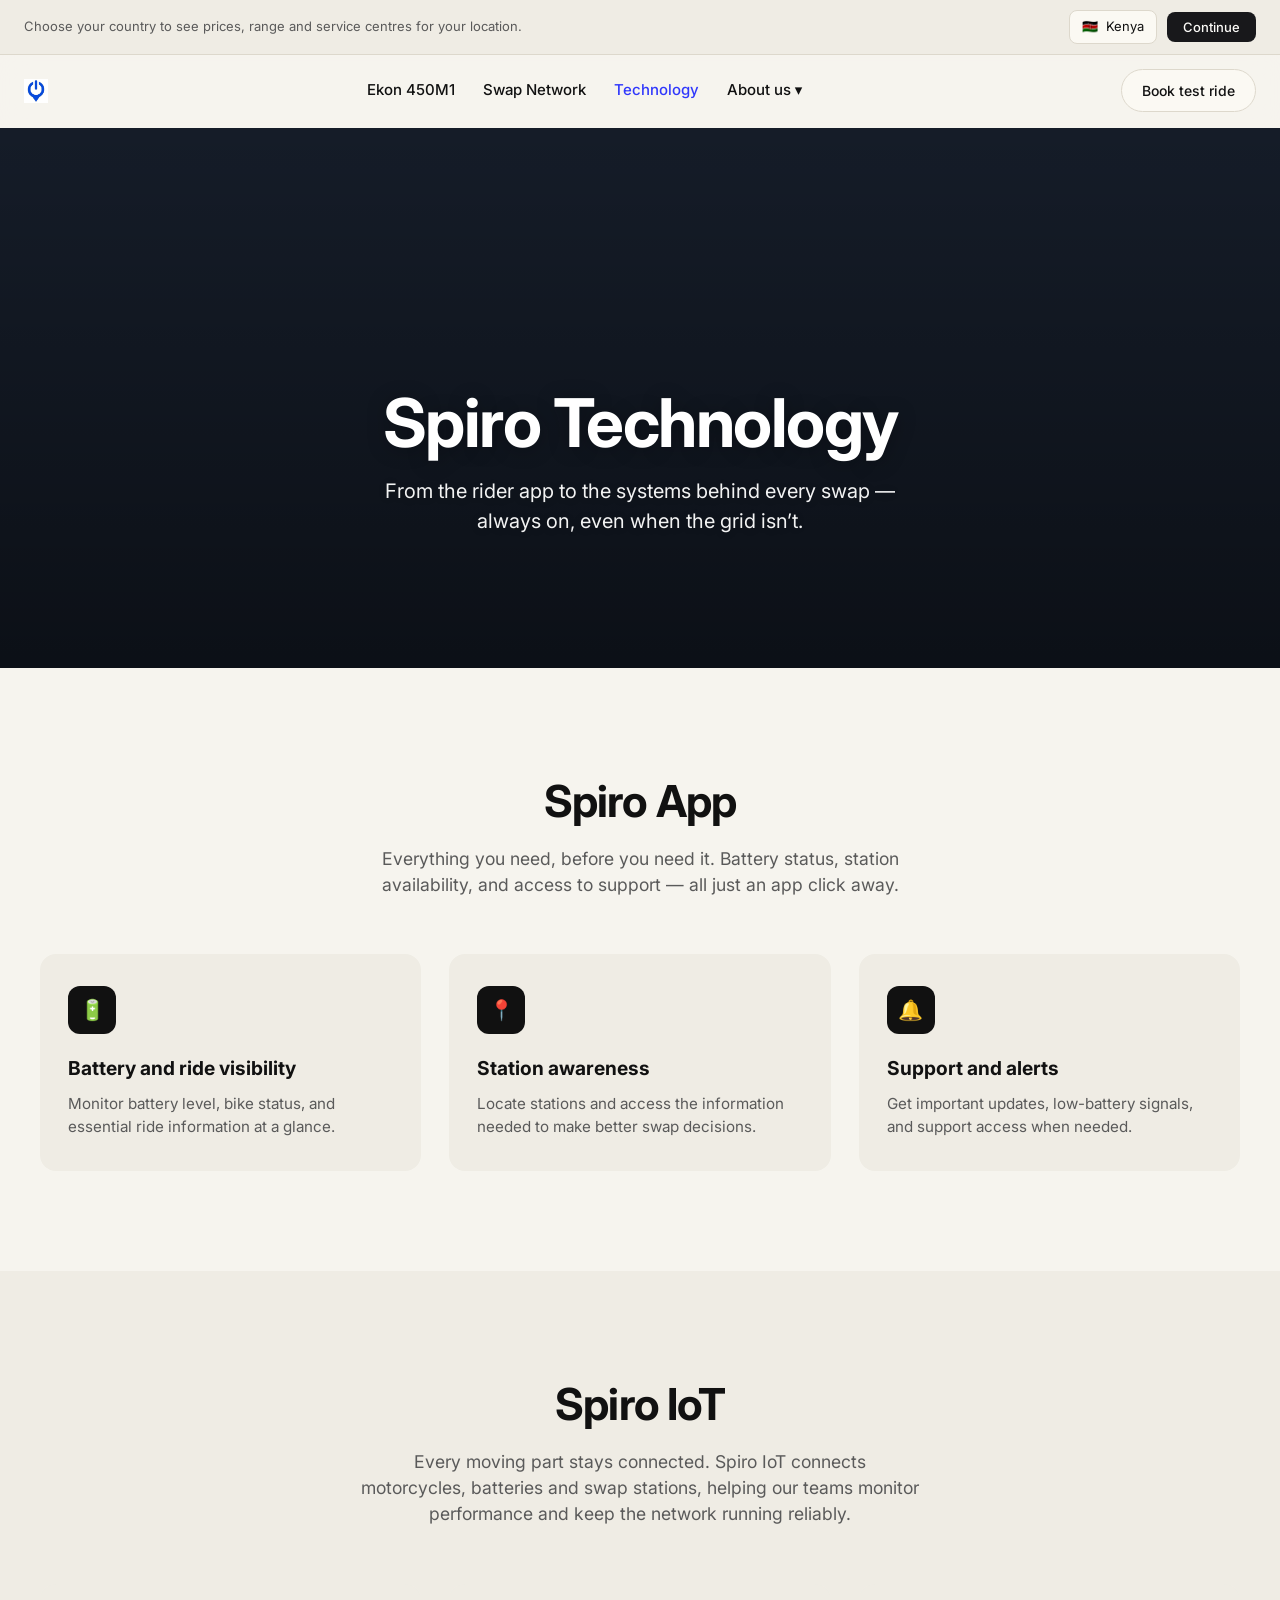
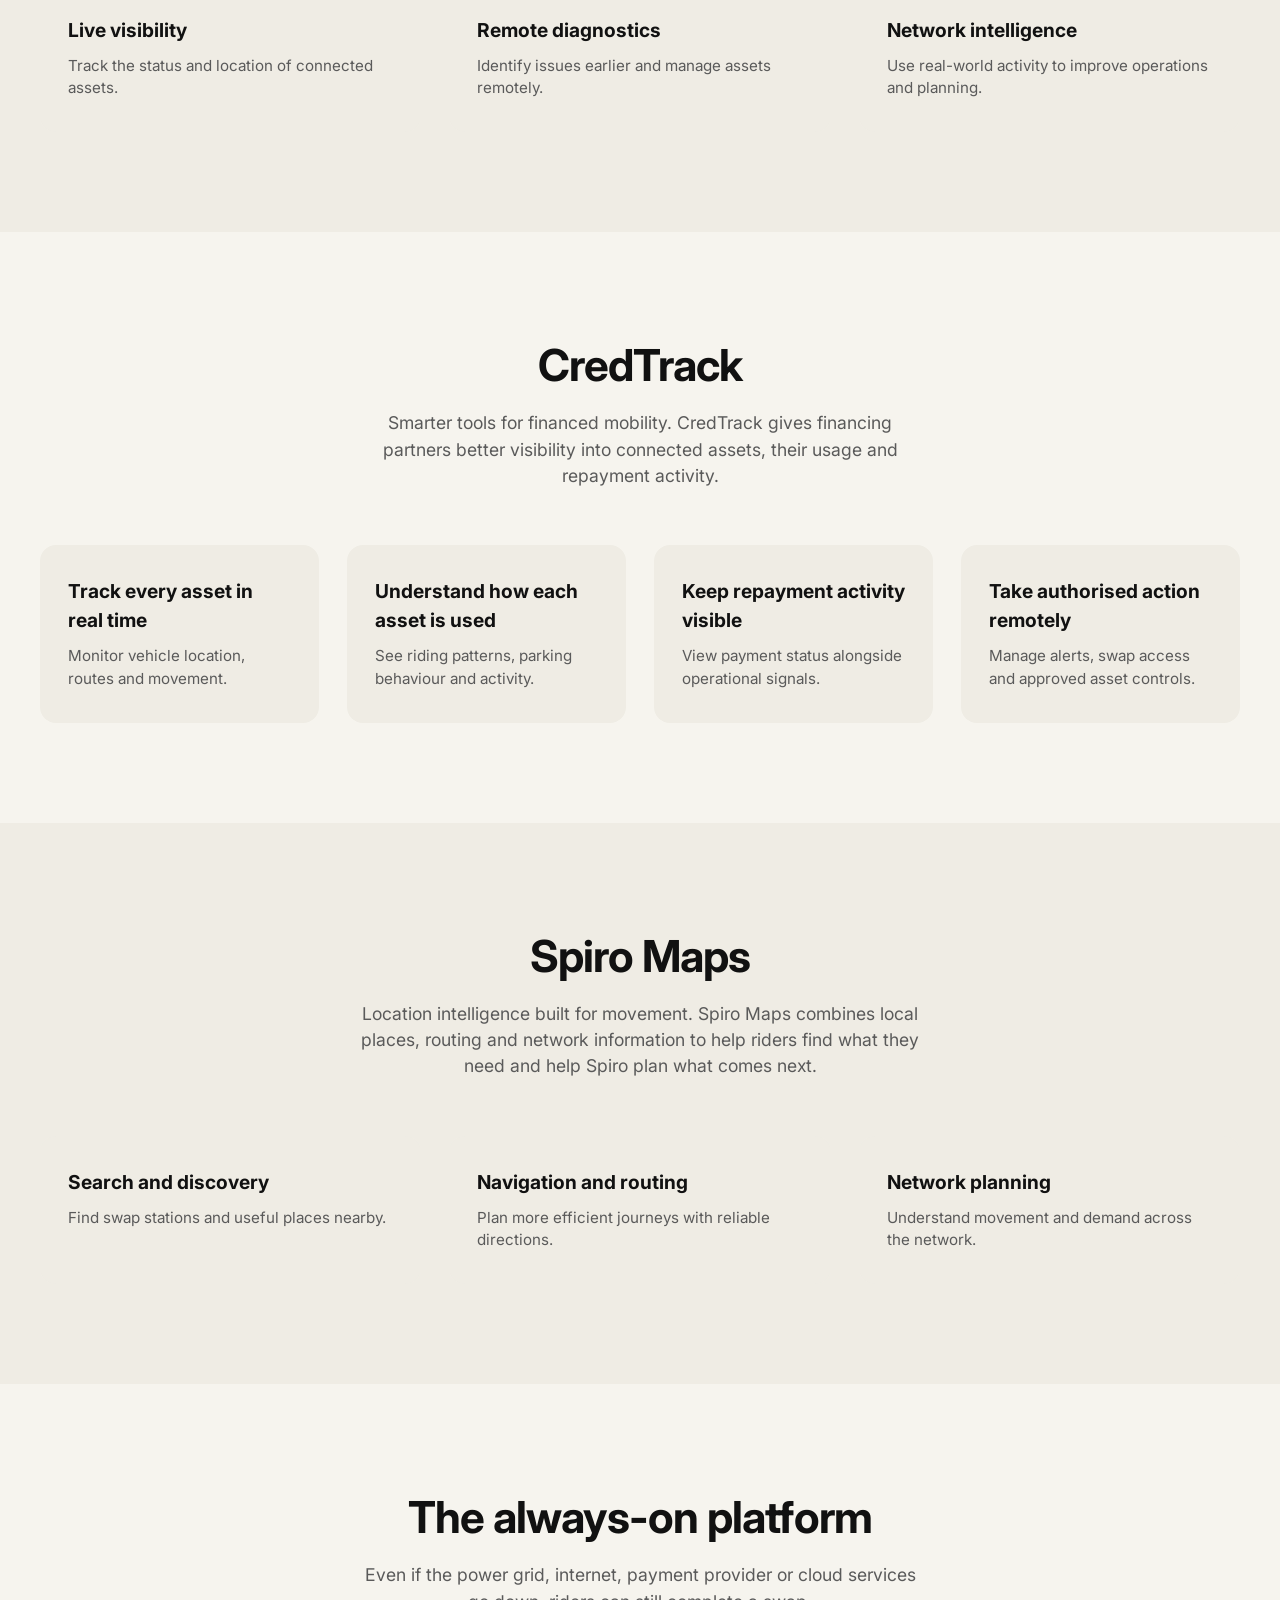
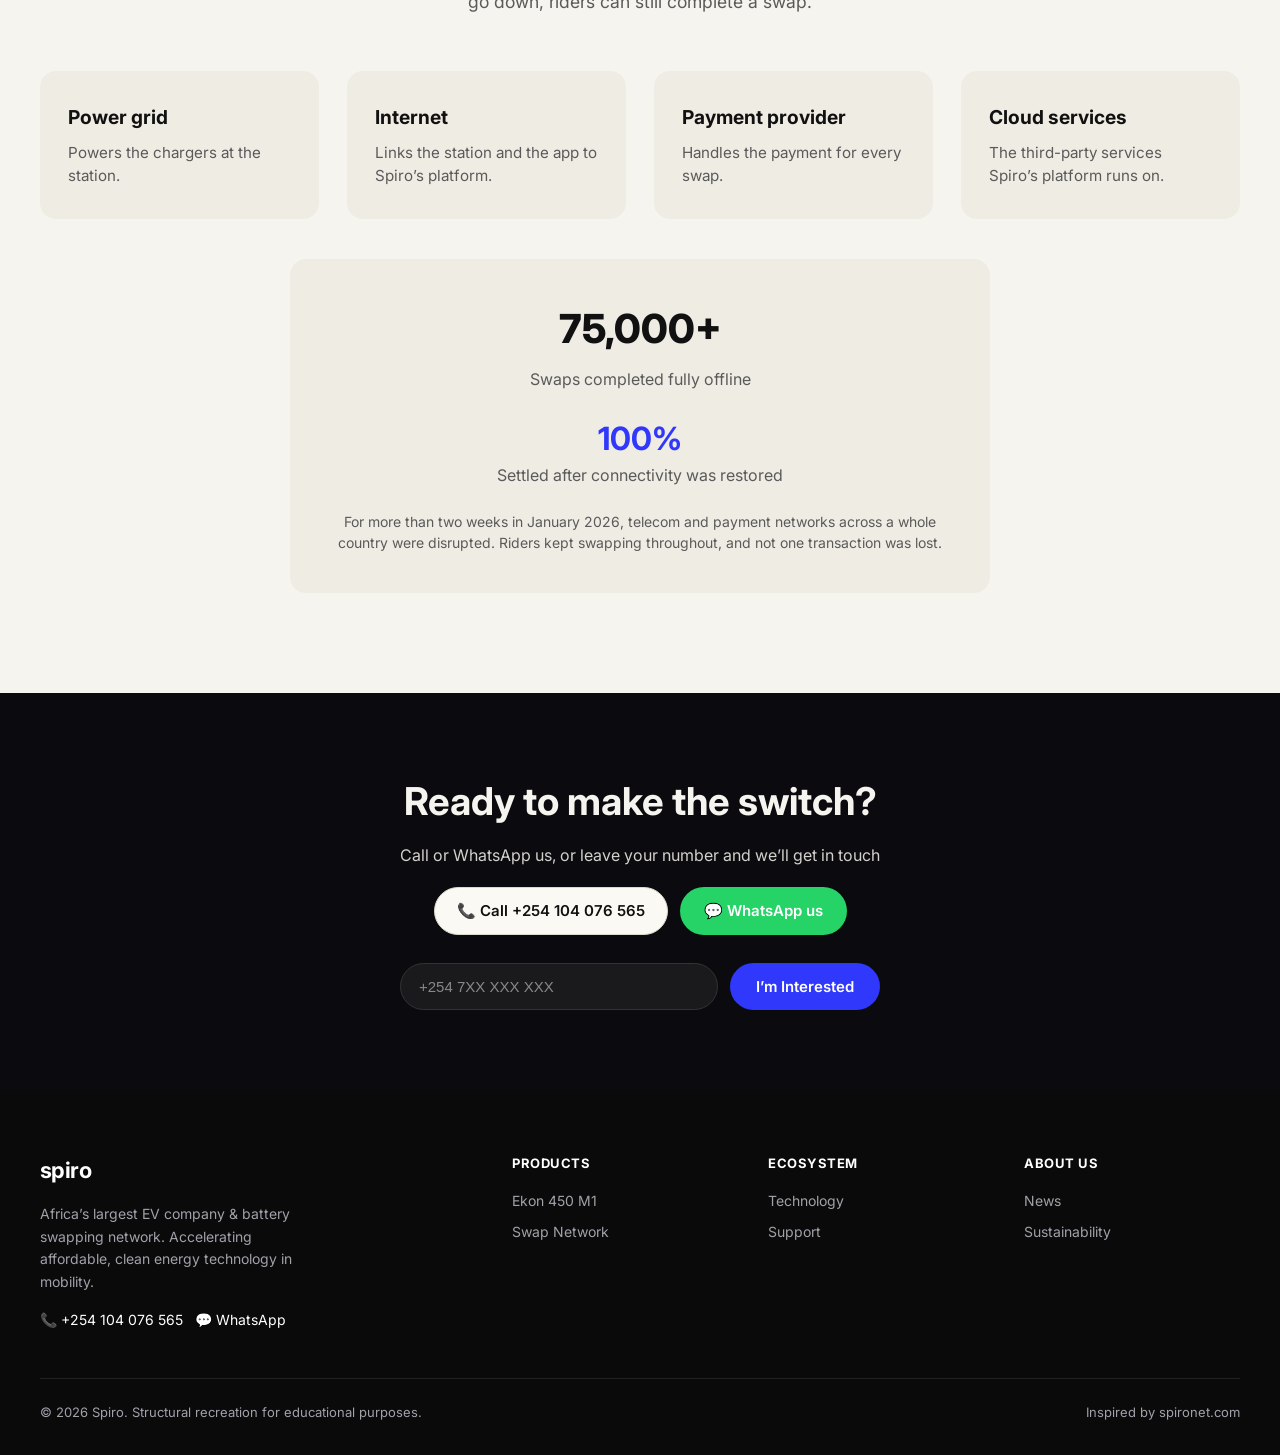
<file: technology.html>
<!DOCTYPE html>
<html lang="en">
<head>
  <meta charset="UTF-8" />
  <meta name="viewport" content="width=device-width, initial-scale=1.0" />
  <title>Technology – Spiro</title>
  <link rel="preconnect" href="https://fonts.googleapis.com" />
  <link rel="preconnect" href="https://fonts.gstatic.com" crossorigin />
  <link href="https://fonts.googleapis.com/css2?family=Inter:wght@400;500;600;700;800&display=swap" rel="stylesheet" />
  <link rel="stylesheet" href="css/styles.css" />
</head>
<body>

  <div class="country-banner">
    <div class="left">Choose your country to see prices, range and service centres for your location.</div>
    <div class="right">
      <div class="country-select"><span>🇰🇪</span> Kenya</div>
      <button class="btn-dark-sm">Continue</button>
    </div>
  </div>

  <header class="site-header" id="header">
    <div class="nav-inner">
      <a href="index.html" class="logo"><img src="images/logo.jpg" alt="Spiro" /></a>
      <nav class="nav-links">
        <a href="ekon.html">Ekon 450M1</a>
        <a href="energy.html">Swap Network</a>
        <a href="technology.html" class="active">Technology</a>
        <div class="nav-dropdown">
          <button>About us ▾</button>
          <div class="nav-dropdown-menu">
            <a href="index.html#leadership">Our Team</a>
            <a href="index.html#news">News</a>
            <a href="index.html#support">Support</a>
            <a href="index.html#esg">Sustainability</a>
          </div>
        </div>
      </nav>
      <a href="#book" class="btn-outline">Book test ride</a>
      <button class="mobile-toggle" id="menuToggle" aria-label="Menu"><span></span><span></span><span></span></button>
    </div>
  </header>

  <div class="mobile-menu" id="mobileMenu">
    <a href="index.html">Home</a>
    <a href="ekon.html">Ekon 450M1</a>
    <a href="energy.html">Swap Network</a>
    <a href="technology.html">Technology</a>
    <a href="index.html#support">Support</a>
    <a href="index.html#news">News</a>
    <a href="index.html#esg">Sustainability</a>
    <a href="tel:+254104076565">Call +254 104 076 565</a>
    <a href="https://wa.me/254104076565" target="_blank" rel="noopener">WhatsApp us</a>
    <a href="#book" class="btn-primary">Book test ride</a>
  </div>

  <!-- Hero -->
  <section class="hero" style="min-height:60vh;background-image:url('https://images.unsplash.com/photo-1550751827-4bd374c3f58b?auto=format&fit=crop&w=1920&q=80'); background-size:cover; background-position:center;">
    <div class="hero-content">
      <h1>Spiro Technology</h1>
      <p>From the rider app to the systems behind every swap — always on, even when the grid isn’t.</p>
    </div>
  </section>

  <!-- Spiro App -->
  <section class="section">
    <div class="section-inner">
      <div class="section-header">
        <h2>Spiro App</h2>
        <p>Everything you need, before you need it. Battery status, station availability, and access to support — all just an app click away.</p>
      </div>
      <div class="feature-grid">
        <div class="feature-card">
          <div class="icon">🔋</div>
          <h3>Battery and ride visibility</h3>
          <p>Monitor battery level, bike status, and essential ride information at a glance.</p>
        </div>
        <div class="feature-card">
          <div class="icon">📍</div>
          <h3>Station awareness</h3>
          <p>Locate stations and access the information needed to make better swap decisions.</p>
        </div>
        <div class="feature-card">
          <div class="icon">🔔</div>
          <h3>Support and alerts</h3>
          <p>Get important updates, low-battery signals, and support access when needed.</p>
        </div>
      </div>
    </div>
  </section>

  <!-- IoT -->
  <section class="section bg-soft">
    <div class="section-inner">
      <div class="section-header">
        <h2>Spiro IoT</h2>
        <p>Every moving part stays connected. Spiro IoT connects motorcycles, batteries and swap stations, helping our teams monitor performance and keep the network running reliably.</p>
      </div>
      <div class="feature-grid">
        <div class="feature-card">
          <h3>Live visibility</h3>
          <p>Track the status and location of connected assets.</p>
        </div>
        <div class="feature-card">
          <h3>Remote diagnostics</h3>
          <p>Identify issues earlier and manage assets remotely.</p>
        </div>
        <div class="feature-card">
          <h3>Network intelligence</h3>
          <p>Use real-world activity to improve operations and planning.</p>
        </div>
      </div>
    </div>
  </section>

  <!-- CredTrack -->
  <section class="section">
    <div class="section-inner">
      <div class="section-header">
        <h2>CredTrack</h2>
        <p>Smarter tools for financed mobility. CredTrack gives financing partners better visibility into connected assets, their usage and repayment activity.</p>
      </div>
      <div class="feature-grid">
        <div class="feature-card">
          <h3>Track every asset in real time</h3>
          <p>Monitor vehicle location, routes and movement.</p>
        </div>
        <div class="feature-card">
          <h3>Understand how each asset is used</h3>
          <p>See riding patterns, parking behaviour and activity.</p>
        </div>
        <div class="feature-card">
          <h3>Keep repayment activity visible</h3>
          <p>View payment status alongside operational signals.</p>
        </div>
        <div class="feature-card">
          <h3>Take authorised action remotely</h3>
          <p>Manage alerts, swap access and approved asset controls.</p>
        </div>
      </div>
    </div>
  </section>

  <!-- Maps -->
  <section class="section bg-soft">
    <div class="section-inner">
      <div class="section-header">
        <h2>Spiro Maps</h2>
        <p>Location intelligence built for movement. Spiro Maps combines local places, routing and network information to help riders find what they need and help Spiro plan what comes next.</p>
      </div>
      <div class="feature-grid">
        <div class="feature-card">
          <h3>Search and discovery</h3>
          <p>Find swap stations and useful places nearby.</p>
        </div>
        <div class="feature-card">
          <h3>Navigation and routing</h3>
          <p>Plan more efficient journeys with reliable directions.</p>
        </div>
        <div class="feature-card">
          <h3>Network planning</h3>
          <p>Understand movement and demand across the network.</p>
        </div>
      </div>
    </div>
  </section>

  <!-- Always-on -->
  <section class="section">
    <div class="section-inner">
      <div class="section-header">
        <h2>The always-on platform</h2>
        <p>Even if the power grid, internet, payment provider or cloud services go down, riders can still complete a swap.</p>
      </div>
      <div class="feature-grid">
        <div class="feature-card">
          <h3>Power grid</h3>
          <p>Powers the chargers at the station.</p>
        </div>
        <div class="feature-card">
          <h3>Internet</h3>
          <p>Links the station and the app to Spiro’s platform.</p>
        </div>
        <div class="feature-card">
          <h3>Payment provider</h3>
          <p>Handles the payment for every swap.</p>
        </div>
        <div class="feature-card">
          <h3>Cloud services</h3>
          <p>The third-party services Spiro’s platform runs on.</p>
        </div>
      </div>
      <div class="text-center mt-8" style="background:var(--bg-soft);border-radius:16px;padding:40px;max-width:700px;margin:40px auto 0">
        <div style="font-size:2.5rem;font-weight:800;margin-bottom:8px">75,000+</div>
        <div style="color:var(--text-muted);margin-bottom:24px">Swaps completed fully offline</div>
        <div style="font-size:2rem;font-weight:700;color:var(--accent)">100%</div>
        <div style="color:var(--text-muted)">Settled after connectivity was restored</div>
        <p style="margin-top:24px;font-size:14px;color:var(--text-muted)">For more than two weeks in January 2026, telecom and payment networks across a whole country were disrupted. Riders kept swapping throughout, and not one transaction was lost.</p>
      </div>
    </div>
  </section>

  <section class="cta-band" id="book">
    <h2>Ready to make the switch?</h2>
    <p>Call or WhatsApp us, or leave your number and we’ll get in touch</p>
    <div class="contact-actions">
      <a href="tel:+254104076565" class="btn-call">📞 Call +254 104 076 565</a>
      <a href="https://wa.me/254104076565" class="btn-whatsapp" target="_blank" rel="noopener">💬 WhatsApp us</a>
    </div>
    <form class="cta-form" style="margin-top:28px" onsubmit="event.preventDefault(); alert('Thank you! We will contact you soon.');">
      <input type="tel" placeholder="+254 7XX XXX XXX" required />
      <button type="submit" class="btn-primary">I’m Interested</button>
    </form>
  </section>

  <footer class="site-footer">
    <div class="footer-inner">
      <div class="footer-brand">
        <div class="logo">spiro <span></span></div>
        <p>Africa’s largest EV company & battery swapping network. Accelerating affordable, clean energy technology in mobility.</p>
        <div class="footer-contact">
          <a href="tel:+254104076565">📞 +254 104 076 565</a>
          <a href="https://wa.me/254104076565" target="_blank" rel="noopener">💬 WhatsApp</a>
        </div>
      </div>
      <div class="footer-col">
        <h4>Products</h4>
        <a href="ekon.html">Ekon 450 M1</a>
        <a href="energy.html">Swap Network</a>
      </div>
      <div class="footer-col">
        <h4>Ecosystem</h4>
        <a href="technology.html">Technology</a>
        <a href="index.html#support">Support</a>
      </div>
      <div class="footer-col">
        <h4>About us</h4>
        <a href="index.html#news">News</a>
        <a href="index.html#esg">Sustainability</a>
      </div>
    </div>
    <div class="footer-bottom">
      <span>© 2026 Spiro. Structural recreation for educational purposes.</span>
      <span>Inspired by spironet.com</span>
    </div>
  </footer>

  <script>
    window.addEventListener('scroll', () => {
      document.getElementById('header').classList.toggle('scrolled', window.scrollY > 20);
    });
  </script>
<script src="js/main.js"></script>
</body>
</html>
</file>
<file: css/styles.css>
/* ============================================
   SPIRO-inspired design system
   Colors from public brand data (#3038FC, #F6F4EE, #B91C1C)
   ============================================ */

:root {
  --bg: #F6F4EE;
  --bg-soft: #EFECE4;
  --bg-card: #FBF9F3;
  --bg-dark: #0B0B0F;
  --bg-dark-2: #14141A;
  --text: #111111;
  --text-muted: #5a5a5a;
  --text-light: #F6F4EE;
  --primary: #111111;
  --accent: #3038FC;
  --accent-hover: #252cdb;
  --whatsapp: #25D366;
  --red: #B91C1C;
  --border: #ddd8cc;
  --radius: 12px;
  --radius-pill: 999px;
  --shadow: 0 8px 28px rgba(0,0,0,0.10);
  --header-h: 72px;
  --font: "Inter", system-ui, -apple-system, BlinkMacSystemFont, "Segoe UI", Roboto, sans-serif;
}

*, *::before, *::after { box-sizing: border-box; margin: 0; padding: 0; }
html { scroll-behavior: smooth; }
body {
  font-family: var(--font);
  background: var(--bg);
  color: var(--text);
  line-height: 1.5;
  -webkit-font-smoothing: antialiased;
  overflow-x: hidden;
}
img { max-width: 100%; height: auto; display: block; }
a { color: inherit; text-decoration: none; }
ul { list-style: none; }
button { font-family: inherit; }

.country-banner {
  background: var(--bg-soft);
  font-size: 13px;
  padding: 10px 24px;
  display: flex;
  align-items: center;
  justify-content: space-between;
  gap: 16px;
  border-bottom: 1px solid var(--border);
}
.country-banner .left { color: var(--text-muted); }
.country-banner .right { display: flex; align-items: center; gap: 10px; }
.country-select {
  display: flex; align-items: center; gap: 8px;
  background: var(--bg-card); border: 1px solid var(--border);
  border-radius: 8px; padding: 6px 12px; font-size: 13px;
}
.btn-dark-sm {
  background: #18181b; color: #fbfaf7; border: none;
  border-radius: 8px; padding: 7px 16px; font-size: 13px;
  font-weight: 500; cursor: pointer;
}
.btn-dark-sm:hover { opacity: 0.9; }

.site-header {
  position: sticky; top: 0; z-index: 100;
  background: rgba(246,244,238,0.92);
  backdrop-filter: blur(14px);
  -webkit-backdrop-filter: blur(14px);
  border-bottom: 1px solid transparent;
  transition: border-color 0.2s;
}
.site-header.scrolled { border-bottom-color: var(--border); }

.nav-inner {
  max-width: 1280px; margin: 0 auto; padding: 0 24px;
  height: var(--header-h); display: flex;
  align-items: center; justify-content: space-between; gap: 24px;
}

.logo {
  font-weight: 700; font-size: 22px; letter-spacing: -0.6px;
  display: flex; align-items: center; gap: 2px; color: #111;
}
.logo .power { display: inline-flex; width: 22px; height: 22px; margin-left: 1px; }
.logo .power svg { width: 20px; height: 20px; }

.nav-links {
  display: flex; align-items: center; gap: 28px;
  font-size: 15px; font-weight: 500;
}
.nav-links a { color: var(--text); transition: color 0.15s; }
.nav-links a:hover, .nav-links a.active { color: var(--accent); }

.nav-dropdown { position: relative; }
.nav-dropdown > button {
  background: none; border: none; font: inherit; font-weight: 500;
  cursor: pointer; display: flex; align-items: center; gap: 4px;
  color: var(--text); padding: 0;
}
.nav-dropdown-menu {
  position: absolute; top: calc(100% + 14px); left: 50%;
  transform: translateX(-50%); background: var(--bg-card);
  border: 1px solid var(--border); border-radius: 12px;
  padding: 8px; min-width: 180px; box-shadow: var(--shadow);
  opacity: 0; visibility: hidden; transition: 0.15s; z-index: 50;
}
.nav-dropdown:hover .nav-dropdown-menu,
.nav-dropdown:focus-within .nav-dropdown-menu {
  opacity: 1; visibility: visible;
}
.nav-dropdown-menu a {
  display: block; padding: 10px 14px; border-radius: 8px; font-size: 14px;
}
.nav-dropdown-menu a:hover { background: var(--bg-soft); }

.btn-outline {
  border: 1px solid var(--border); background: var(--bg-card); color: var(--text);
  padding: 10px 20px; border-radius: var(--radius-pill);
  font-size: 14px; font-weight: 500; transition: 0.15s;
  display: inline-flex; align-items: center; gap: 6px;
}
.btn-outline:hover { background: var(--bg-soft); }

.btn-primary {
  background: var(--accent); color: #fff; border: none;
  padding: 13px 26px; border-radius: var(--radius-pill);
  font-size: 15px; font-weight: 600; cursor: pointer;
  display: inline-flex; align-items: center; gap: 6px;
  transition: background 0.15s, transform 0.1s;
}
.btn-primary:hover { background: var(--accent-hover); }
.btn-primary:active { transform: scale(0.98); }

.btn-dark {
  background: #18181b; color: #fbfaf7; border: none;
  padding: 14px 28px; border-radius: var(--radius-pill);
  font-size: 15px; font-weight: 600; cursor: pointer;
  display: inline-flex; align-items: center; gap: 6px;
  transition: opacity 0.15s;
}
.btn-dark:hover { opacity: 0.9; }

.btn-whatsapp {
  background: #25D366; color: #fff !important; border: none;
  padding: 12px 22px; border-radius: var(--radius-pill);
  font-size: 15px; font-weight: 600; cursor: pointer;
  display: inline-flex; align-items: center; gap: 8px;
  transition: background 0.15s; text-decoration: none;
}
.btn-whatsapp:hover { background: #1da851; }

.btn-call {
  background: var(--bg-card); color: var(--text) !important;
  border: 1px solid var(--border); padding: 12px 22px;
  border-radius: var(--radius-pill); font-size: 15px; font-weight: 600;
  cursor: pointer; display: inline-flex; align-items: center; gap: 8px;
  transition: background 0.15s; text-decoration: none;
}
.btn-call:hover { background: var(--bg-soft); }

.contact-actions {
  display: flex; flex-wrap: wrap; gap: 12px;
  justify-content: center; margin-top: 20px;
}
.footer-contact {
  margin-top: 16px; font-size: 14px;
  display: flex; flex-wrap: wrap; gap: 12px;
}
.footer-contact a {
  color: #fff; display: inline-flex; align-items: center; gap: 6px;
}
.footer-contact a:hover { color: #25D366; }

.mobile-toggle {
  display: none; background: none; border: none;
  width: 40px; height: 40px; cursor: pointer; padding: 8px;
  flex-direction: column; justify-content: center; gap: 5px;
}
.mobile-toggle span {
  display: block; width: 22px; height: 2px;
  background: #111; border-radius: 1px; transition: 0.25s;
}
.mobile-toggle.open span:nth-child(1) { transform: translateY(7px) rotate(45deg); }
.mobile-toggle.open span:nth-child(2) { opacity: 0; }
.mobile-toggle.open span:nth-child(3) { transform: translateY(-7px) rotate(-45deg); }

.mobile-menu {
  display: none; position: fixed;
  top: 0; left: 0; right: 0; bottom: 0;
  background: var(--bg-card); z-index: 250;
  padding: 100px 24px 40px;
  flex-direction: column; gap: 4px; overflow-y: auto;
}
.mobile-menu.open { display: flex; }
.mobile-menu a {
  padding: 14px 12px; font-size: 17px; font-weight: 500; border-radius: 10px;
}
.mobile-menu a:hover, .mobile-menu a.active { background: var(--bg-soft); color: var(--accent); }
.mobile-menu .btn-primary { margin-top: 20px; justify-content: center; }

.hero {
  position: relative; min-height: 88vh;
  display: flex; align-items: flex-end; justify-content: center;
  color: #fff; overflow: hidden; padding: 0 24px 100px;
  text-align: center; background-color: #1a2332;
  background-size: cover; background-position: center;
}
.hero::before {
  content: ""; position: absolute; inset: 0;
  background: linear-gradient(180deg, rgba(0,0,0,0.2) 0%, rgba(0,0,0,0.55) 100%);
  pointer-events: none; z-index: 1;
}
.hero-content { position: relative; z-index: 2; max-width: 900px; }
.hero h1 {
  font-size: clamp(2.4rem, 5.5vw, 4.2rem); font-weight: 700;
  letter-spacing: -1.5px; line-height: 1.1; margin-bottom: 16px;
  text-shadow: 0 2px 20px rgba(0,0,0,0.3);
}
.hero p {
  font-size: clamp(1.05rem, 2vw, 1.25rem); opacity: 0.95;
  margin-bottom: 32px; max-width: 560px;
  margin-left: auto; margin-right: auto;
  text-shadow: 0 1px 10px rgba(0,0,0,0.25);
}

.section { padding: 100px 24px; }
.section-inner { max-width: 1200px; margin: 0 auto; }
.section-header { text-align: center; margin-bottom: 56px; }
.section-header h2 {
  font-size: clamp(1.8rem, 3.5vw, 2.75rem); font-weight: 700;
  letter-spacing: -0.8px; margin-bottom: 12px;
}
.section-header p { color: var(--text-muted); font-size: 1.1rem; max-width: 560px; margin: 0 auto; }

.stats-row {
  display: grid; grid-template-columns: repeat(4, 1fr);
  gap: 24px; text-align: center;
}
.stat-item h3 {
  font-size: clamp(1.6rem, 3vw, 2.4rem); font-weight: 700;
  letter-spacing: -1px; margin-bottom: 6px;
}
.stat-item p { color: var(--text-muted); font-size: 0.95rem; }

.feature-grid {
  display: grid; grid-template-columns: repeat(auto-fit, minmax(260px, 1fr)); gap: 28px;
}
.feature-card {
  background: var(--bg-soft); border-radius: 16px; padding: 32px 28px;
  transition: transform 0.2s, box-shadow 0.2s;
}
.feature-card:hover { transform: translateY(-4px); box-shadow: var(--shadow); }
.feature-card .icon {
  width: 48px; height: 48px; background: var(--primary); border-radius: 12px;
  margin-bottom: 20px; display: flex; align-items: center; justify-content: center;
  color: #fff; font-size: 20px;
}
.feature-card h3 { font-size: 1.2rem; margin-bottom: 10px; }
.feature-card p { color: var(--text-muted); font-size: 0.95rem; }

.specs-strip {
  display: flex; flex-wrap: wrap; justify-content: center; gap: 48px; padding: 40px 0;
}
.spec { text-align: center; }
.spec strong { display: block; font-size: 1.8rem; font-weight: 700; letter-spacing: -0.5px; }
.spec span { color: var(--text-muted); font-size: 0.9rem; }

.ownership-grid { display: grid; grid-template-columns: repeat(3, 1fr); gap: 24px; }
.ownership-card {
  border: 1px solid var(--border); border-radius: 16px; padding: 32px 28px;
  text-align: center; background: var(--bg-card);
}
.ownership-card.highlight {
  border-color: var(--accent);
  background: linear-gradient(180deg, #eef0ff 0%, #fff 100%);
}
.ownership-card h3 { font-size: 1.15rem; margin-bottom: 8px; }
.ownership-card .price { font-size: 2rem; font-weight: 700; margin: 16px 0 8px; }
.ownership-card .price small { font-size: 1rem; font-weight: 500; color: var(--text-muted); }
.ownership-card p { color: var(--text-muted); font-size: 0.9rem; margin-bottom: 24px; }

.cta-band {
  background: var(--bg-dark); color: var(--text-light);
  padding: 80px 24px; text-align: center;
}
.cta-band h2 { font-size: clamp(1.6rem, 3vw, 2.4rem); margin-bottom: 12px; }
.cta-band p { opacity: 0.85; margin-bottom: 8px; }
.cta-form {
  display: flex; justify-content: center; gap: 12px;
  flex-wrap: wrap; max-width: 480px; margin: 0 auto;
}
.cta-form input {
  flex: 1; min-width: 200px; padding: 14px 18px;
  border-radius: var(--radius-pill); border: 1px solid #333;
  background: #1a1a1c; color: #fff; font-size: 15px;
}
.cta-form input::placeholder { color: #888; }

.site-footer {
  background: #0a0a0b; color: #a1a1aa; padding: 64px 24px 32px; font-size: 14px;
}
.footer-inner {
  max-width: 1200px; margin: 0 auto;
  display: grid; grid-template-columns: 2fr 1fr 1fr 1fr;
  gap: 40px; margin-bottom: 48px;
}
.footer-brand .logo { color: #fff; margin-bottom: 16px; }
.footer-brand p { max-width: 280px; line-height: 1.6; }
.footer-col h4 {
  color: #fff; font-size: 13px; text-transform: uppercase;
  letter-spacing: 0.5px; margin-bottom: 16px;
}
.footer-col a { display: block; margin-bottom: 10px; transition: color 0.15s; }
.footer-col a:hover { color: #fff; }
.footer-bottom {
  max-width: 1200px; margin: 0 auto; padding-top: 24px;
  border-top: 1px solid #222; display: flex;
  justify-content: space-between; flex-wrap: wrap; gap: 12px; font-size: 13px;
}

.bg-soft { background: var(--bg-soft); }
.text-center { text-align: center; }
.mt-8 { margin-top: 32px; }
.mb-8 { margin-bottom: 32px; }

@media (max-width: 900px) {
  .nav-links { display: none; }
  .mobile-toggle { display: flex; }
  .stats-row { grid-template-columns: repeat(2, 1fr); }
  .ownership-grid { grid-template-columns: 1fr; }
  .footer-inner { grid-template-columns: 1fr 1fr; }
  .hero { min-height: 75vh; padding-bottom: 70px; }
}
@media (max-width: 560px) {
  .stats-row { grid-template-columns: 1fr; }
  .footer-inner { grid-template-columns: 1fr; }
  .country-banner { flex-direction: column; align-items: flex-start; }
  .contact-actions { flex-direction: column; align-items: stretch; }
  .btn-call, .btn-whatsapp { justify-content: center; }
}

/* Logo image */
.logo img {
  height: 28px;
  width: auto;
  display: block;
}

/* Hero photo layout like spironet */
.hero-photo {
  position: absolute;
  bottom: 0;
  left: 0;
  right: 0;
  height: 55%;
  z-index: 1;
  display: flex;
  align-items: flex-end;
  justify-content: center;
  gap: 24px;
  padding: 0 5%;
  pointer-events: none;
}
.hero-photo img {
  max-height: 100%;
  width: auto;
  object-fit: contain;
  filter: drop-shadow(0 16px 40px rgba(0,0,0,0.45));
  border-radius: 8px 8px 0 0;
}

/* Photo grid sections */
.photo-grid {
  display: grid;
  grid-template-columns: repeat(2, 1fr);
  gap: 20px;
}
.photo-grid.three { grid-template-columns: repeat(3, 1fr); }
.photo-grid img {
  width: 100%;
  height: 280px;
  object-fit: cover;
  border-radius: 16px;
}
.photo-feature {
  display: grid;
  grid-template-columns: 1fr 1fr;
  gap: 40px;
  align-items: center;
}
.photo-feature img {
  width: 100%;
  border-radius: 16px;
  height: 360px;
  object-fit: cover;
}
.photo-feature.reverse { direction: rtl; }
.photo-feature.reverse > * { direction: ltr; }

.gallery-scroll {
  display: flex;
  gap: 16px;
  overflow-x: auto;
  padding-bottom: 12px;
  scroll-snap-type: x mandatory;
}
.gallery-scroll img {
  height: 220px;
  width: auto;
  min-width: 280px;
  object-fit: cover;
  border-radius: 12px;
  scroll-snap-align: start;
}

@media (max-width: 768px) {
  .photo-grid, .photo-grid.three, .photo-feature {
    grid-template-columns: 1fr;
  }
  .photo-feature img, .photo-grid img { height: 240px; }
  .hero-photo { height: 42%; gap: 8px; }
  .hero-photo img { max-height: 90%; }
}

/* ===== Photo grids (spironet-style) ===== */
.photo-grid {
  display: grid;
  gap: 16px;
  margin-top: 32px;
}
.photo-grid.three {
  grid-template-columns: repeat(3, 1fr);
}
.photo-grid img {
  width: 100%;
  height: 240px;
  object-fit: cover;
  border-radius: 12px;
  display: block;
}
.gallery-scroll {
  display: flex;
  gap: 14px;
  overflow-x: auto;
  padding-bottom: 12px;
  margin-top: 24px;
  scroll-snap-type: x mandatory;
}
.gallery-scroll img {
  flex: 0 0 280px;
  height: 180px;
  object-fit: cover;
  border-radius: 12px;
  scroll-snap-align: start;
}
.hero-photo {
  display: flex;
  gap: 16px;
  align-items: flex-end;
  max-width: 520px;
}
.hero-photo img {
  width: 48%;
  border-radius: 16px;
  box-shadow: 0 20px 40px rgba(0,0,0,0.25);
  object-fit: cover;
  height: 280px;
}
.logo img {
  height: 40px;
  width: auto;
  display: block;
}
@media (max-width: 900px) {
  .photo-grid.three { grid-template-columns: 1fr 1fr; }
  .hero-photo { display: none; }
}
@media (max-width: 600px) {
  .photo-grid.three { grid-template-columns: 1fr; }
  .photo-grid img { height: 200px; }
}


/* ===== Floating pill header (spironet mobile style) ===== */
.float-nav {
  position: fixed;
  top: 14px;
  left: 50%;
  transform: translateX(-50%);
  z-index: 200;
  width: calc(100% - 28px);
  max-width: 520px;
  background: rgba(255,255,255,0.95);
  backdrop-filter: blur(16px);
  -webkit-backdrop-filter: blur(16px);
  border-radius: 999px;
  padding: 10px 14px 10px 18px;
  display: flex;
  align-items: center;
  justify-content: space-between;
  box-shadow: 0 8px 32px rgba(0,0,0,0.12);
}
.float-nav .logo-text {
  font-weight: 700;
  font-size: 1.15rem;
  letter-spacing: -0.02em;
  color: #111;
  display: flex;
  align-items: center;
  gap: 2px;
}
.float-nav .logo-text img {
  height: 22px;
  width: auto;
}
.float-nav .menu-btn {
  width: 40px;
  height: 40px;
  border-radius: 50%;
  border: none;
  background: #f0f0f0;
  display: flex;
  align-items: center;
  justify-content: center;
  cursor: pointer;
}
.float-nav .menu-btn span {
  display: block;
  width: 16px;
  height: 2px;
  background: #222;
  margin: 3px 0;
  border-radius: 1px;
}

/* Hide old full header on mobile-first match; keep desktop nav optional */
@media (max-width: 900px) {
  .country-banner { display: none; }
  .site-header { display: none; }
}
@media (min-width: 901px) {
  .float-nav { display: none; }
}

/* Hero match spironet */
.hero-spiro {
  min-height: 100vh;
  min-height: 100dvh;
  display: flex;
  flex-direction: column;
  justify-content: flex-end;
  align-items: center;
  text-align: center;
  padding: 100px 24px 48px;
  background-size: cover;
  background-position: center;
  color: #fff;
  position: relative;
}
.hero-spiro::before {
  content: "";
  position: absolute;
  inset: 0;
  background: linear-gradient(180deg, rgba(0,0,0,0.25) 0%, rgba(0,0,0,0.55) 70%, rgba(0,0,0,0.7) 100%);
  pointer-events: none;
}
.hero-spiro > * { position: relative; z-index: 1; }
.hero-spiro h1 {
  font-size: clamp(2rem, 7vw, 3.2rem);
  font-weight: 700;
  line-height: 1.15;
  letter-spacing: -0.03em;
  margin-bottom: 12px;
  color: #fff;
}
.hero-spiro .sub {
  font-size: 1.05rem;
  opacity: 0.92;
  max-width: 340px;
  margin: 0 auto 28px;
  line-height: 1.45;
}
.hero-spiro .btn-know {
  display: inline-flex;
  align-items: center;
  gap: 6px;
  background: #3038FC;
  color: #fff;
  font-weight: 600;
  font-size: 1rem;
  padding: 14px 32px;
  border-radius: 999px;
  box-shadow: 0 8px 24px rgba(48,56,252,0.4);
}
.hero-spiro .btn-know:hover { background: #252cdb; }
.hero-scroll {
  margin-top: 36px;
  font-size: 0.85rem;
  opacity: 0.7;
}

/* Ownership tabs */
.own-tabs {
  display: flex;
  gap: 8px;
  flex-wrap: wrap;
  justify-content: center;
  margin: 20px 0 24px;
}
.own-tab {
  border: none;
  background: #fff;
  color: #3038FC;
  font-weight: 600;
  font-size: 0.95rem;
  padding: 12px 22px;
  border-radius: 999px;
  cursor: pointer;
  box-shadow: 0 2px 8px rgba(0,0,0,0.06);
}
.own-tab.active {
  background: #3038FC;
  color: #fff;
}
.own-panel {
  display: none;
  max-width: 420px;
  margin: 0 auto;
  background: #fff;
  border-radius: 20px;
  padding: 28px 24px;
  box-shadow: 0 12px 40px rgba(0,0,0,0.08);
  text-align: left;
}
.own-panel.active { display: block; }
.own-panel .label { font-size: 0.85rem; color: #777; margin-bottom: 4px; }
.own-panel .price {
  font-size: 2rem;
  font-weight: 800;
  letter-spacing: -0.03em;
  margin-bottom: 12px;
}
.own-panel .price small { font-size: 1rem; font-weight: 600; }
.own-badge {
  display: inline-flex;
  align-items: center;
  gap: 6px;
  background: #e8f8ef;
  color: #0d7a3f;
  font-size: 0.9rem;
  font-weight: 600;
  padding: 8px 14px;
  border-radius: 10px;
  margin-bottom: 18px;
}
.own-partners { margin: 16px 0; }
.own-partners .title {
  font-size: 0.75rem;
  text-transform: uppercase;
  letter-spacing: 0.06em;
  color: #888;
  margin-bottom: 10px;
}
.own-partners .row {
  display: flex;
  flex-wrap: wrap;
  gap: 12px;
  align-items: center;
}
.own-btn {
  display: block;
  width: 100%;
  text-align: center;
  background: #0f172a;
  color: #fff;
  font-weight: 600;
  padding: 16px;
  border-radius: 999px;
  margin-top: 8px;
  border: none;
  cursor: pointer;
  font-size: 1rem;
}
.own-btn:hover { opacity: 0.92; }
.own-note {
  font-size: 0.8rem;
  color: #888;
  text-align: center;
  margin-top: 12px;
}
.country-pill {
  display: flex;
  align-items: center;
  justify-content: space-between;
  background: #f3f3f3;
  border-radius: 999px;
  padding: 12px 18px;
  max-width: 420px;
  margin: 0 auto 8px;
  font-weight: 500;
  cursor: pointer;
}
.buy-list { list-style: none; margin: 12px 0 16px; }
.buy-list li {
  display: flex;
  align-items: center;
  gap: 12px;
  padding: 10px 0;
  font-weight: 500;
}
.buy-list .icon {
  width: 36px;
  height: 36px;
  border-radius: 50%;
  background: #3038FC;
  color: #fff;
  display: flex;
  align-items: center;
  justify-content: center;
  font-size: 1rem;
  flex-shrink: 0;
}
.check-list { list-style: none; margin: 8px 0 16px; }
.check-list li {
  padding: 8px 0;
  padding-left: 28px;
  position: relative;
}
.check-list li::before {
  content: "✓";
  position: absolute;
  left: 0;
  color: #3038FC;
  font-weight: 700;
}


/* ===== Impact dark section (live counters) ===== */
.impact-dark {
  background: #0a0a0f;
  color: #fff;
  padding: 64px 24px 80px;
  position: relative;
  overflow: hidden;
}
.impact-dark::before {
  content: "";
  position: absolute;
  inset: 0;
  background: radial-gradient(ellipse at 70% 80%, rgba(48,56,252,0.15), transparent 55%);
  pointer-events: none;
}
.impact-label {
  text-align: center;
  font-size: 0.75rem;
  letter-spacing: 0.14em;
  text-transform: uppercase;
  color: rgba(255,255,255,0.55);
  margin-bottom: 36px;
  line-height: 1.5;
}
.impact-list {
  max-width: 420px;
  margin: 0 auto;
}
.impact-row {
  display: flex;
  align-items: center;
  justify-content: space-between;
  padding: 22px 0;
  border-bottom: 1px solid rgba(255,255,255,0.08);
}
.impact-row:last-child { border-bottom: none; }
.impact-num {
  font-size: clamp(1.6rem, 5vw, 2.1rem);
  font-weight: 700;
  letter-spacing: -0.02em;
  font-variant-numeric: tabular-nums;
  transition: opacity 0.15s;
}
.impact-num.tick { opacity: 0.7; }
.impact-desc {
  font-size: 0.9rem;
  color: rgba(255,255,255,0.55);
  margin-top: 2px;
}
.impact-icon {
  font-size: 1.4rem;
  color: #5b8cff;
  opacity: 0.9;
}

/* ===== Savings calculator ===== */
.savings-sec {
  background: #e8f0ea;
  padding: 64px 24px;
}
.slider-row {
  display: flex;
  justify-content: space-between;
  align-items: center;
  margin-bottom: 12px;
  font-size: 0.95rem;
  color: #444;
}
.km-slider {
  width: 100%;
  height: 8px;
  -webkit-appearance: none;
  appearance: none;
  background: #c5d9c8;
  border-radius: 999px;
  outline: none;
  margin-bottom: 28px;
}
.km-slider::-webkit-slider-thumb {
  -webkit-appearance: none;
  width: 28px;
  height: 28px;
  border-radius: 50%;
  background: #fff;
  border: 3px solid #1a7a3a;
  box-shadow: 0 2px 8px rgba(0,0,0,0.15);
  cursor: pointer;
}
.savings-card {
  background: linear-gradient(160deg, #0d5c2e 0%, #0a3d1f 100%);
  color: #fff;
  border-radius: 20px;
  padding: 32px 24px;
  text-align: center;
  box-shadow: 0 16px 40px rgba(10,60,30,0.25);
}
.daily-save {
  font-size: 2.6rem;
  font-weight: 800;
  letter-spacing: -0.03em;
}
.daily-label {
  font-size: 0.95rem;
  opacity: 0.9;
  margin: 6px 0 20px;
}
.year-line {
  font-style: italic;
  color: #c8e6a0;
  font-size: 1rem;
}
.year-save {
  font-size: 1.5rem;
  font-weight: 800;
  color: #e8d48b;
  margin: 8px 0 24px;
  line-height: 1.3;
}
.btn-breakdown {
  display: block;
  width: 100%;
  background: rgba(255,255,255,0.18);
  color: #fff;
  border: none;
  border-radius: 999px;
  padding: 14px;
  font-weight: 600;
  font-size: 1rem;
  margin-bottom: 10px;
  cursor: pointer;
}
.btn-book-ride {
  display: block;
  width: 100%;
  background: #fff;
  color: #0a3d1f;
  border-radius: 999px;
  padding: 14px;
  font-weight: 700;
  font-size: 1rem;
  text-align: center;
}
.savings-note {
  font-size: 0.78rem;
  color: #666;
  text-align: center;
  margin-top: 16px;
  line-height: 1.4;
}

/* ===== Modals ===== */
.modal-overlay {
  display: none;
  position: fixed;
  inset: 0;
  background: rgba(0,0,0,0.55);
  z-index: 300;
  align-items: flex-end;
  justify-content: center;
  padding: 16px;
}
.modal-overlay.open {
  display: flex;
}
.modal-sheet {
  background: #f5f4f0;
  border-radius: 20px 20px 16px 16px;
  width: 100%;
  max-width: 440px;
  max-height: 90vh;
  overflow-y: auto;
  padding: 24px 20px 28px;
  animation: sheetUp 0.25s ease;
}
@keyframes sheetUp {
  from { transform: translateY(40px); opacity: 0; }
  to { transform: translateY(0); opacity: 1; }
}
.modal-head {
  display: flex;
  justify-content: space-between;
  align-items: center;
  margin-bottom: 8px;
}
.modal-head h3 { font-size: 1.25rem; font-weight: 700; }
.modal-close {
  width: 36px;
  height: 36px;
  border-radius: 50%;
  border: none;
  background: #e8e6e0;
  font-size: 1.4rem;
  cursor: pointer;
  line-height: 1;
}
.modal-sub { color: #666; margin-bottom: 16px; font-size: 0.95rem; }
.breakdown-table { font-size: 0.82rem; }
.bt-row {
  display: grid;
  grid-template-columns: 1.4fr 1fr 1fr 1fr;
  gap: 4px;
  padding: 10px 8px;
  border-radius: 8px;
}
.bt-row.bt-head {
  font-size: 0.7rem;
  text-transform: uppercase;
  letter-spacing: 0.04em;
  color: #888;
  background: #ebe9e3;
}
.bt-row.highlight { background: #e0f0e4; }
.bt-label { font-weight: 500; color: #333; }
.bt-row .save { color: #0d7a3f; font-weight: 600; }
.save-pills { display: flex; flex-direction: column; gap: 8px; }
.save-pill {
  background: #fff;
  border-radius: 12px;
  padding: 14px 16px;
  display: flex;
  justify-content: space-between;
  align-items: center;
}
.save-pill strong { color: #0d7a3f; font-size: 1.1rem; }
.save-pill span { font-size: 0.75rem; color: #888; letter-spacing: 0.06em; }
.modal-foot { font-size: 0.78rem; color: #888; margin-top: 16px; line-height: 1.4; }

.lead-form label {
  display: block;
  font-size: 0.85rem;
  color: #555;
  margin-bottom: 14px;
}
.lead-form input,
.lead-form select {
  display: block;
  width: 100%;
  margin-top: 6px;
  padding: 12px 14px;
  border: none;
  border-radius: 12px;
  background: #ebe9e3;
  font-size: 1rem;
}
.phone-row {
  display: flex;
  gap: 8px;
  margin-top: 6px;
}
.phone-cc {
  background: #ebe9e3;
  border-radius: 12px;
  padding: 12px 14px;
  white-space: nowrap;
  font-weight: 500;
}
.phone-row input { flex: 1; margin-top: 0; }
.lead-thanks {
  text-align: center;
  padding: 24px 8px;
}
.thanks-icon {
  width: 56px;
  height: 56px;
  border-radius: 50%;
  background: #0d7a3f;
  color: #fff;
  font-size: 1.6rem;
  display: flex;
  align-items: center;
  justify-content: center;
  margin: 0 auto 16px;
}
.btn-whatsapp {
  display: inline-flex;
  align-items: center;
  background: #25D366;
  color: #fff;
  font-weight: 600;
  padding: 12px 24px;
  border-radius: 999px;
}

/* Ensure logo text works */
.site-header .logo {
  display: flex;
  align-items: center;
  gap: 6px;
  font-weight: 700;
  font-size: 1.15rem;
}
.site-header .logo img { height: 24px; width: auto; }
</file>
